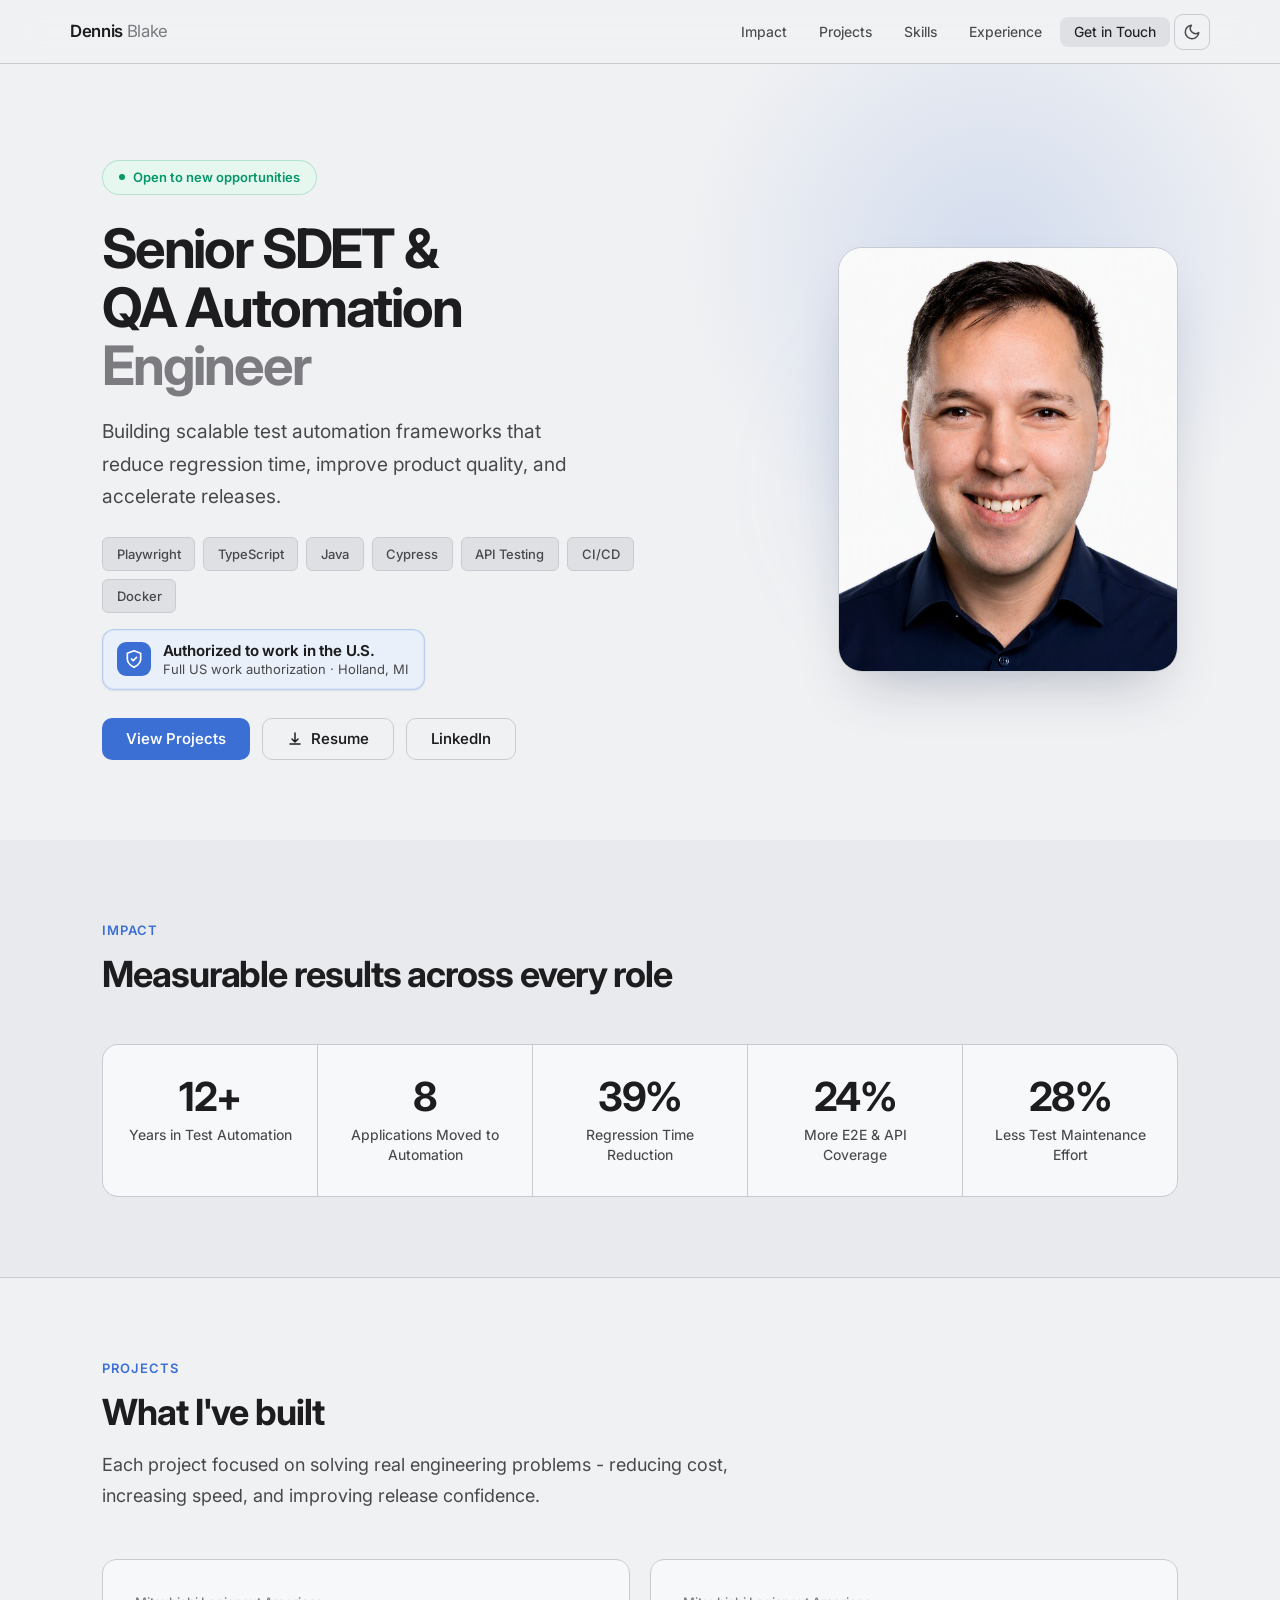
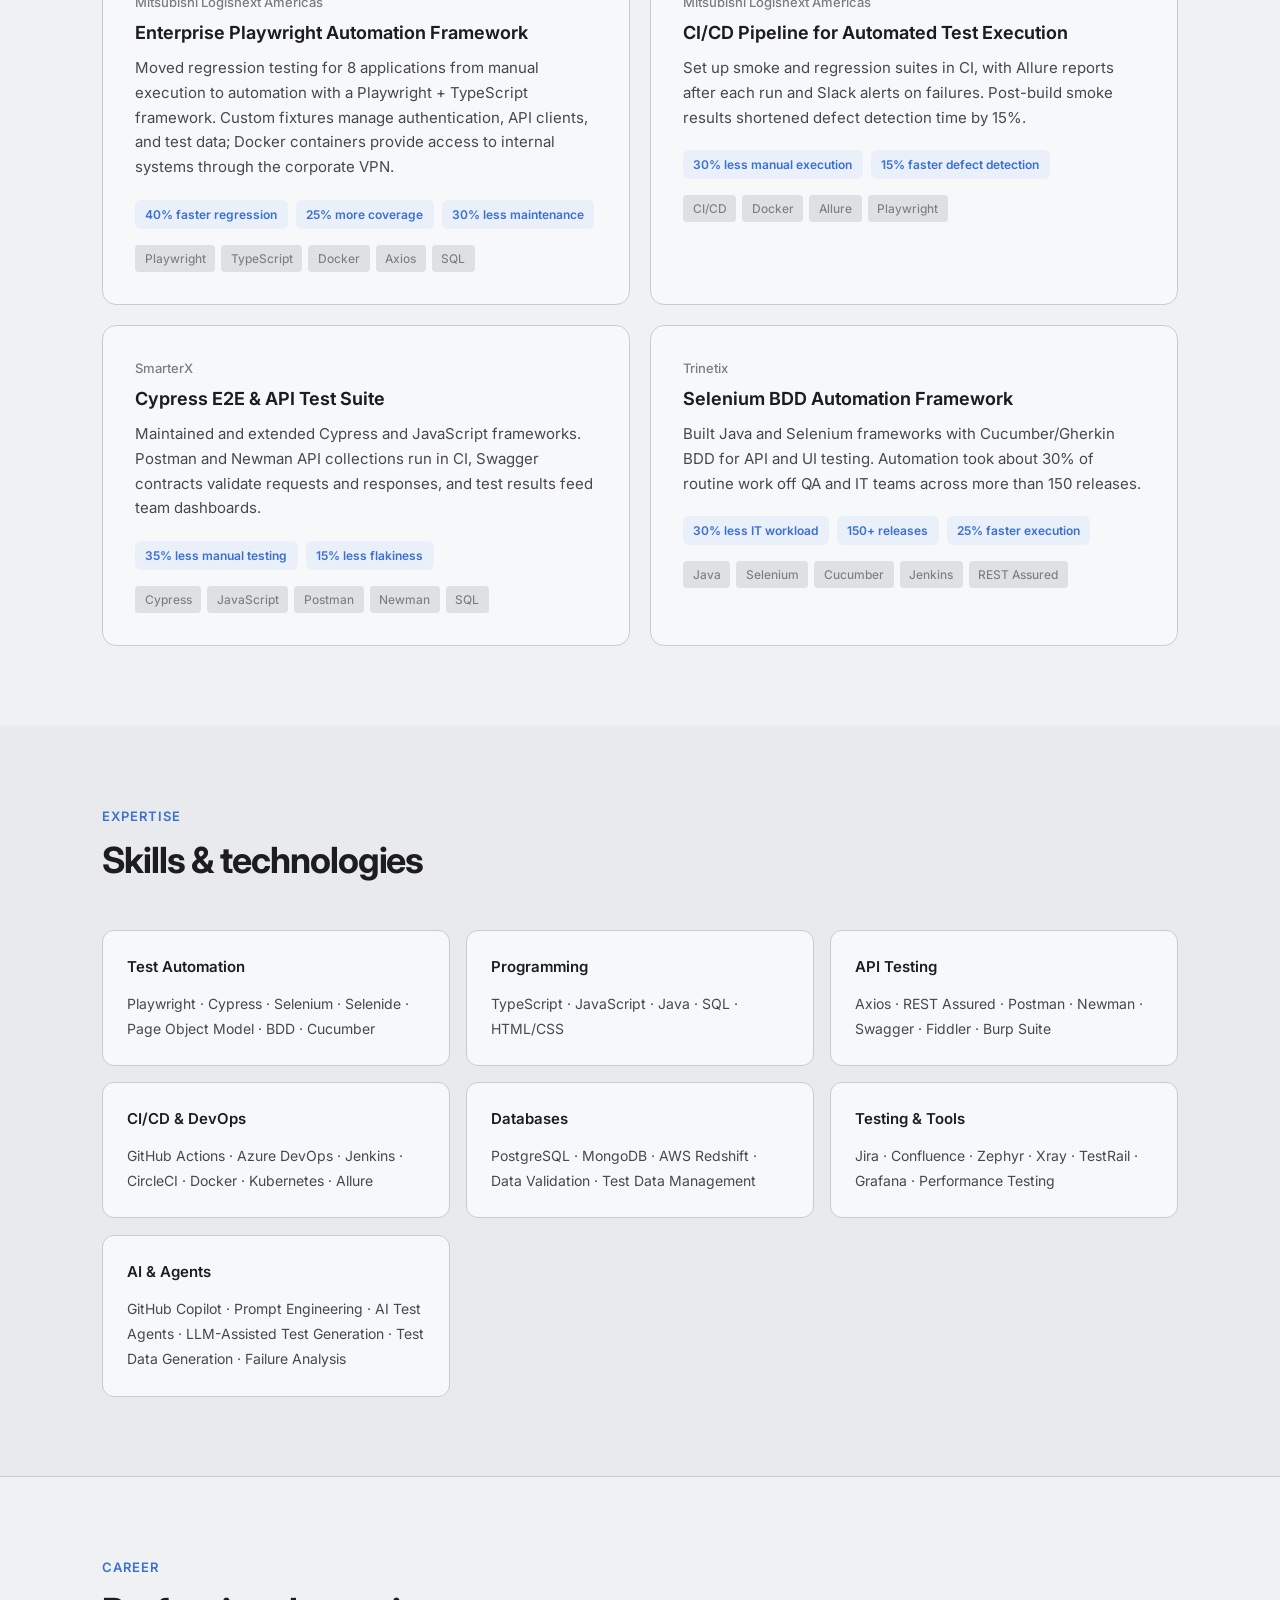
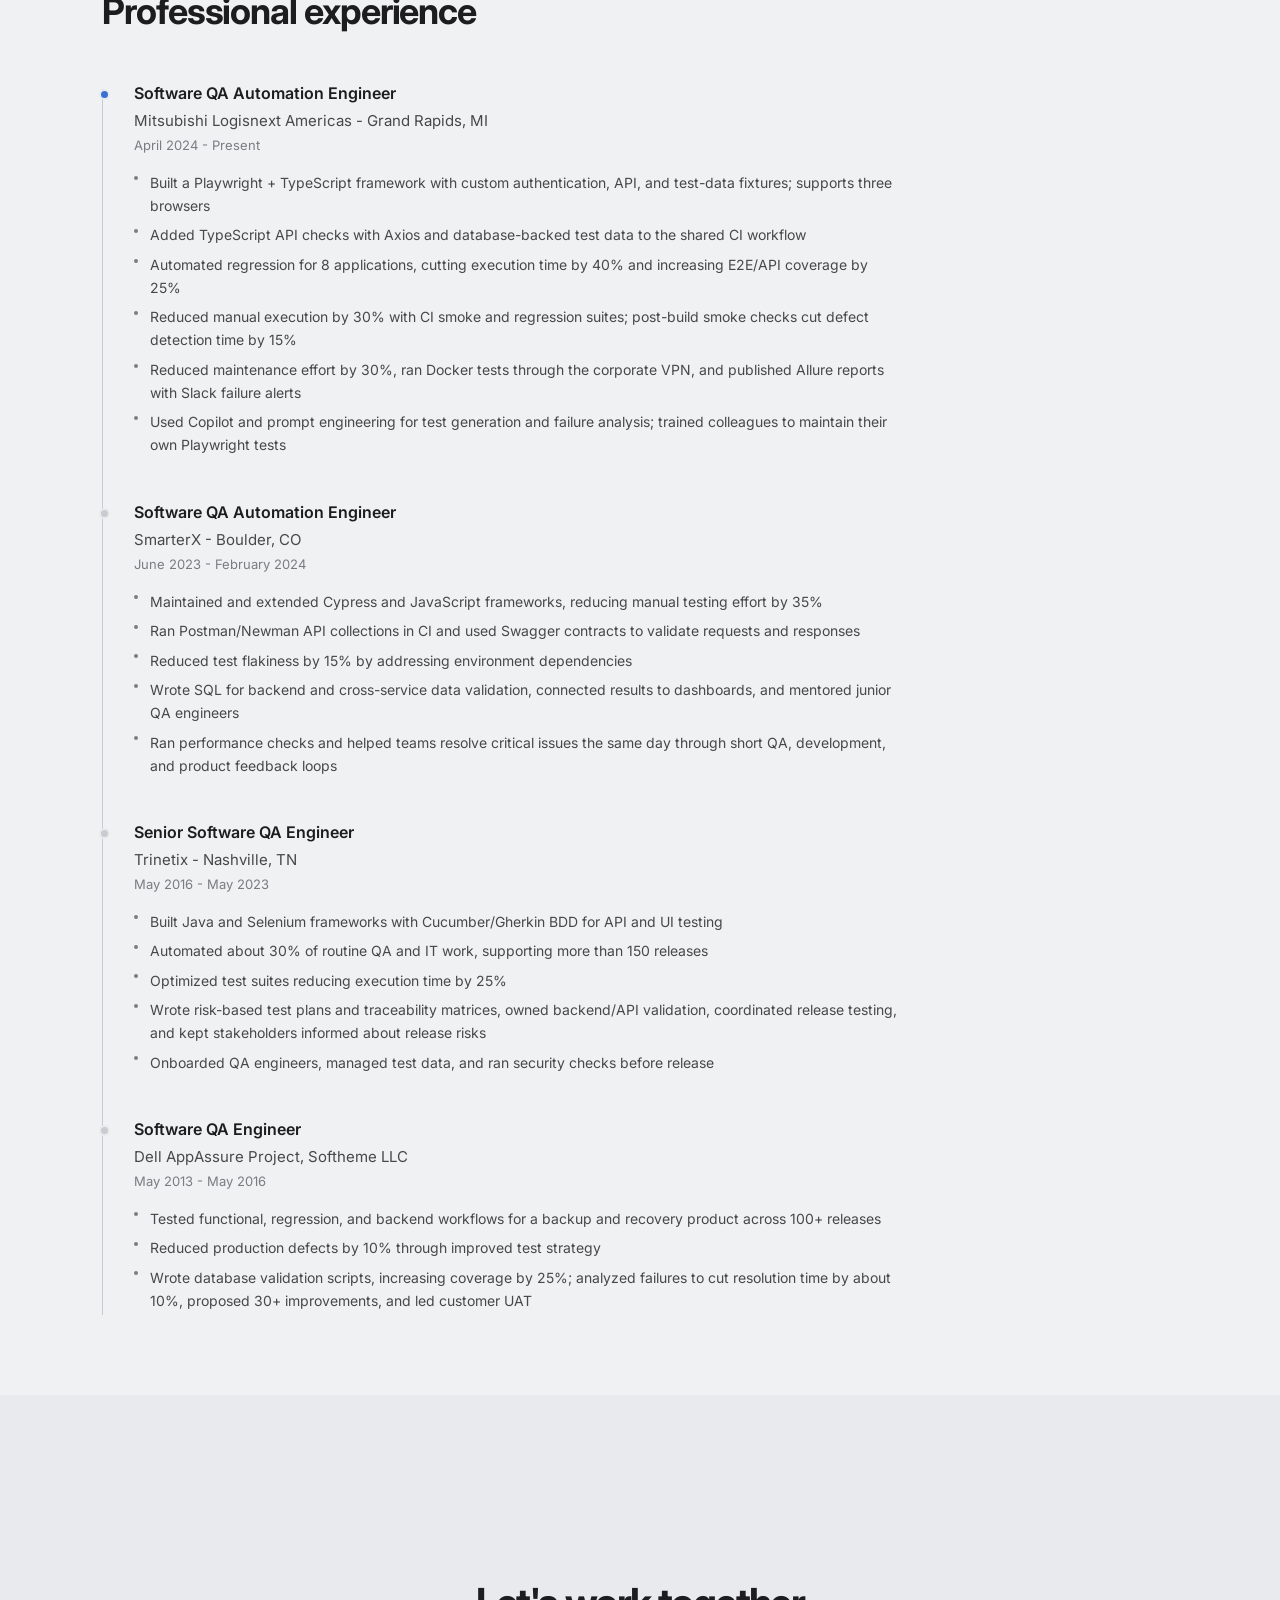
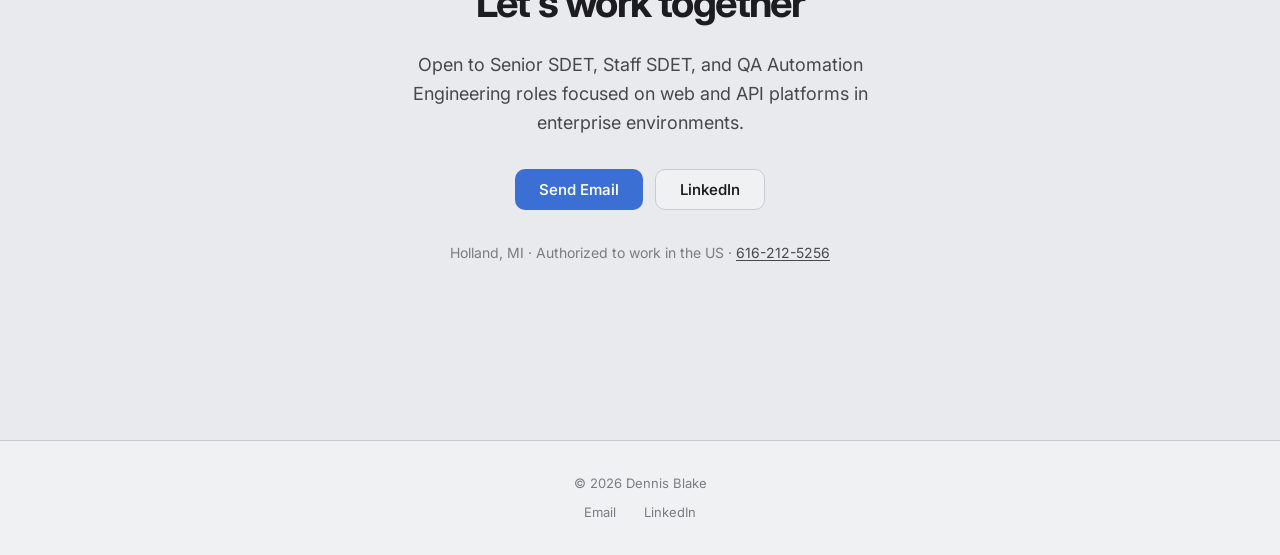
<file: index.html>
<!doctype html>
<html lang="en">
  <head>
    <meta charset="UTF-8" />
    <meta name="viewport" content="width=device-width, initial-scale=1.0" />
    <title>Dennis Blake - Senior SDET & QA Automation Engineer</title>
    <meta
      name="description"
      content="Senior SDET and QA Automation Engineer with 12+ years building scalable test automation frameworks. Playwright, Cypress, Selenium, CI/CD, Docker."
    />
    <link rel="preconnect" href="https://fonts.googleapis.com" />
    <link rel="preconnect" href="https://fonts.gstatic.com" crossorigin />
    <link
      href="https://fonts.googleapis.com/css2?family=Inter:wght@400;450;500;550;600;650;700&display=swap"
      rel="stylesheet"
    />
    <link rel="icon" href="assets/favicon.svg" type="image/svg+xml" />
    <script>
      (function () {
        try {
          var t = localStorage.getItem("theme");
          if (t === "dark" || t === "light")
            document.documentElement.setAttribute("data-theme", t);
        } catch (e) {}
      })();
    </script>
    <link rel="stylesheet" href="css/style.css?v=20260903b" />
  </head>
  <body>
    <nav class="navbar">
      <div class="container">
        <a href="./" class="logo">Dennis <span>Blake</span></a>
        <div
          class="menu-toggle"
          aria-label="Toggle menu"
          role="button"
          tabindex="0"
        >
          <span></span><span></span><span></span>
        </div>
        <ul class="nav-links">
          <li><a href="#metrics">Impact</a></li>
          <li><a href="#projects">Projects</a></li>
          <li><a href="#skills">Skills</a></li>
          <li><a href="#experience">Experience</a></li>
          <li>
            <a href="#contact" class="btn btn-primary btn-sm">Get in Touch</a>
          </li>
          <li>
            <button
              class="theme-toggle"
              type="button"
              aria-label="Toggle color theme"
            >
              <svg
                class="icon-moon"
                viewBox="0 0 24 24"
                fill="none"
                stroke="currentColor"
                stroke-width="2"
                stroke-linecap="round"
                stroke-linejoin="round"
              >
                <path d="M21 12.79A9 9 0 1 1 11.21 3 7 7 0 0 0 21 12.79z" />
              </svg>
              <svg
                class="icon-sun"
                viewBox="0 0 24 24"
                fill="none"
                stroke="currentColor"
                stroke-width="2"
                stroke-linecap="round"
                stroke-linejoin="round"
              >
                <circle cx="12" cy="12" r="4" />
                <path
                  d="M12 2v2M12 20v2M4.93 4.93l1.41 1.41M17.66 17.66l1.41 1.41M2 12h2M20 12h2M6.34 17.66l-1.41 1.41M19.07 4.93l-1.41 1.41"
                />
              </svg>
            </button>
          </li>
        </ul>
      </div>
    </nav>

    <main>
      <!-- Hero -->
      <section class="hero">
        <div class="hero-inner">
          <div class="hero-content">
            <div class="hero-badge">Open to new opportunities</div>
            <h1>
              Senior SDET &amp;<br />
              QA Automation<br />
              <span class="text-muted">Engineer</span>
            </h1>
            <p class="hero-description">
              Building scalable test automation frameworks that reduce
              regression time, improve product quality, and accelerate releases.
            </p>
            <div class="hero-stack">
              <span>Playwright</span>
              <span>TypeScript</span>
              <span>Java</span>
              <span>Cypress</span>
              <span>API Testing</span>
              <span>CI/CD</span>
              <span>Docker</span>
            </div>
            <div
              class="auth-chip"
              role="note"
              aria-label="United States work authorization"
            >
              <span class="auth-chip-icon">
                <svg
                  viewBox="0 0 24 24"
                  fill="none"
                  stroke="currentColor"
                  stroke-width="2"
                  stroke-linecap="round"
                  stroke-linejoin="round"
                >
                  <path d="M12 22s8-4 8-10V5l-8-3-8 3v7c0 6 8 10 8 10z" />
                  <path d="m9 12 2 2 4-4" />
                </svg>
              </span>
              <span class="auth-chip-text">
                <strong>Authorized to work in the U.S.</strong>
                <span>Full US work authorization · Holland, MI</span>
              </span>
            </div>
            <div class="hero-actions">
              <a href="#projects" class="btn btn-primary">View Projects</a>
              <a
                href="assets/Software_Automation_QA_Engineer_Dennis_Blake.pdf"
                download
                class="btn btn-secondary"
              >
                <svg
                  width="16"
                  height="16"
                  viewBox="0 0 16 16"
                  fill="none"
                  stroke="currentColor"
                  stroke-width="1.5"
                  stroke-linecap="round"
                  stroke-linejoin="round"
                >
                  <path d="M8 2v9m0 0L5 8m3 3 3-3M3 13h10" />
                </svg>
                Resume
              </a>
              <a
                href="https://www.linkedin.com/in/dennisjblake"
                target="_blank"
                rel="noopener noreferrer"
                class="btn btn-outline"
                >LinkedIn</a
              >
            </div>
          </div>
          <div class="hero-photo-wrapper">
            <img
              src="assets/photo.jpg"
              alt="Dennis Blake - Senior SDET"
              class="hero-photo"
            />
          </div>
        </div>
      </section>

      <!-- Metrics -->
      <section id="metrics" class="section section--alt">
        <div class="container-page">
          <div class="section-header reveal">
            <p class="section-label">Impact</p>
            <h2 class="section-title">Measurable results across every role</h2>
          </div>
          <div class="metrics-grid">
            <div class="metric-card reveal">
              <div class="metric-value">12+</div>
              <div class="metric-label">Years in Test Automation</div>
            </div>
            <div class="metric-card reveal">
              <div class="metric-value">8</div>
              <div class="metric-label">Applications Moved to Automation</div>
            </div>
            <div class="metric-card reveal">
              <div class="metric-value">40%</div>
              <div class="metric-label">Regression Time Reduction</div>
            </div>
            <div class="metric-card reveal">
              <div class="metric-value">25%</div>
              <div class="metric-label">More E2E &amp; API Coverage</div>
            </div>
            <div class="metric-card reveal">
              <div class="metric-value">30%</div>
              <div class="metric-label">Less Test Maintenance Effort</div>
            </div>
          </div>
        </div>
      </section>

      <!-- Featured Projects -->
      <section id="projects" class="section section--border">
        <div class="container-page">
          <div class="section-header reveal">
            <p class="section-label">Projects</p>
            <h2 class="section-title">What I've built</h2>
            <p class="section-subtitle">
              Each project focused on solving real engineering problems -
              reducing cost, increasing speed, and improving release confidence.
            </p>
          </div>
          <div class="projects-grid">
            <div class="project-card reveal">
              <p class="project-company">Mitsubishi Logisnext Americas</p>
              <h3 class="project-title">
                Enterprise Playwright Automation Framework
              </h3>
              <p class="project-description">
                Moved regression testing for 8 applications from manual
                execution to automation with a Playwright + TypeScript
                framework. Custom fixtures manage authentication, API clients,
                and test data; Docker containers provide access to internal
                systems through the corporate VPN.
              </p>
              <div class="project-impact">
                <span class="project-impact-tag">40% faster regression</span>
                <span class="project-impact-tag">25% more coverage</span>
                <span class="project-impact-tag">30% less maintenance</span>
              </div>
              <div class="project-tech">
                <span>Playwright</span>
                <span>TypeScript</span>
                <span>Docker</span>
                <span>Axios</span>
                <span>SQL</span>
              </div>
            </div>

            <div class="project-card reveal">
              <p class="project-company">Mitsubishi Logisnext Americas</p>
              <h3 class="project-title">
                CI/CD Pipeline for Automated Test Execution
              </h3>
              <p class="project-description">
                Set up smoke and regression suites in CI, with Allure reports
                after each run and Slack alerts on failures. Post-build smoke
                results shortened defect detection time by 15%.
              </p>
              <div class="project-impact">
                <span class="project-impact-tag"
                  >30% less manual execution</span
                >
                <span class="project-impact-tag"
                  >15% faster defect detection</span
                >
              </div>
              <div class="project-tech">
                <span>CI/CD</span>
                <span>Docker</span>
                <span>Allure</span>
                <span>Playwright</span>
              </div>
            </div>

            <div class="project-card reveal">
              <p class="project-company">SmarterX</p>
              <h3 class="project-title">Cypress E2E & API Test Suite</h3>
              <p class="project-description">
                Maintained and extended Cypress and JavaScript frameworks.
                Postman and Newman API collections run in CI, Swagger contracts
                validate requests and responses, and test results feed team
                dashboards.
              </p>
              <div class="project-impact">
                <span class="project-impact-tag">35% less manual testing</span>
                <span class="project-impact-tag">15% less flakiness</span>
              </div>
              <div class="project-tech">
                <span>Cypress</span>
                <span>JavaScript</span>
                <span>Postman</span>
                <span>Newman</span>
                <span>SQL</span>
              </div>
            </div>

            <div class="project-card reveal">
              <p class="project-company">Trinetix</p>
              <h3 class="project-title">Selenium BDD Automation Framework</h3>
              <p class="project-description">
                Built Java and Selenium frameworks with Cucumber/Gherkin BDD for
                API and UI testing. Automation took about 30% of routine work
                off QA and IT teams across more than 150 releases.
              </p>
              <div class="project-impact">
                <span class="project-impact-tag">30% less IT workload</span>
                <span class="project-impact-tag">150+ releases</span>
                <span class="project-impact-tag">25% faster execution</span>
              </div>
              <div class="project-tech">
                <span>Java</span>
                <span>Selenium</span>
                <span>Cucumber</span>
                <span>Jenkins</span>
                <span>REST Assured</span>
              </div>
            </div>
          </div>
        </div>
      </section>

      <!-- Skills -->
      <section id="skills" class="section section--alt">
        <div class="container-page">
          <div class="section-header reveal">
            <p class="section-label">Expertise</p>
            <h2 class="section-title">Skills & technologies</h2>
          </div>
          <div class="skills-grid">
            <div class="skill-group reveal">
              <h3 class="skill-group-title">Test Automation</h3>
              <p class="skill-group-items">
                Playwright · Cypress · Selenium · Selenide · Page Object Model ·
                BDD · Cucumber
              </p>
            </div>
            <div class="skill-group reveal">
              <h3 class="skill-group-title">Programming</h3>
              <p class="skill-group-items">
                TypeScript · JavaScript · Java · SQL · HTML/CSS
              </p>
            </div>
            <div class="skill-group reveal">
              <h3 class="skill-group-title">API Testing</h3>
              <p class="skill-group-items">
                Axios · REST Assured · Postman · Newman · Swagger · Fiddler ·
                Burp Suite
              </p>
            </div>
            <div class="skill-group reveal">
              <h3 class="skill-group-title">CI/CD & DevOps</h3>
              <p class="skill-group-items">
                GitHub Actions · Azure DevOps · Jenkins · CircleCI · Docker ·
                Kubernetes · Allure
              </p>
            </div>
            <div class="skill-group reveal">
              <h3 class="skill-group-title">Databases</h3>
              <p class="skill-group-items">
                PostgreSQL · MongoDB · AWS Redshift · Data Validation · Test
                Data Management
              </p>
            </div>
            <div class="skill-group reveal">
              <h3 class="skill-group-title">Testing & Tools</h3>
              <p class="skill-group-items">
                Jira · Confluence · Zephyr · Xray · TestRail · Grafana ·
                Performance Testing
              </p>
            </div>
            <div class="skill-group reveal">
              <h3 class="skill-group-title">AI &amp; Agents</h3>
              <p class="skill-group-items">
                GitHub Copilot · Prompt Engineering · AI Test Agents ·
                LLM-Assisted Test Generation · Test Data Generation · Failure
                Analysis
              </p>
            </div>
          </div>
        </div>
      </section>

      <!-- Experience -->
      <section id="experience" class="section section--border">
        <div class="container-page">
          <div class="section-header reveal">
            <p class="section-label">Career</p>
            <h2 class="section-title">Professional experience</h2>
          </div>
          <div class="timeline">
            <div class="timeline-item reveal">
              <h3 class="timeline-role">Software QA Automation Engineer</h3>
              <p class="timeline-company">
                Mitsubishi Logisnext Americas - Grand Rapids, MI
              </p>
              <p class="timeline-date">April 2024 - Present</p>
              <ul class="timeline-highlights">
                <li>
                  Built a Playwright + TypeScript framework with custom
                  authentication, API, and test-data fixtures; supports three
                  browsers
                </li>
                <li>
                  Added TypeScript API checks with Axios and database-backed
                  test data to the shared CI workflow
                </li>
                <li>
                  Automated regression for 8 applications, cutting execution
                  time by 40% and increasing E2E/API coverage by 25%
                </li>
                <li>
                  Reduced manual execution by 30% with CI smoke and regression
                  suites; post-build smoke checks cut defect detection time by
                  15%
                </li>
                <li>
                  Reduced maintenance effort by 30%, ran Docker tests through
                  the corporate VPN, and published Allure reports with Slack
                  failure alerts
                </li>
                <li>
                  Used Copilot and prompt engineering for test generation and
                  failure analysis; trained colleagues to maintain their own
                  Playwright tests
                </li>
              </ul>
            </div>

            <div class="timeline-item reveal">
              <h3 class="timeline-role">Software QA Automation Engineer</h3>
              <p class="timeline-company">SmarterX - Boulder, CO</p>
              <p class="timeline-date">June 2023 - February 2024</p>
              <ul class="timeline-highlights">
                <li>
                  Maintained and extended Cypress and JavaScript frameworks,
                  reducing manual testing effort by 35%
                </li>
                <li>
                  Ran Postman/Newman API collections in CI and used Swagger
                  contracts to validate requests and responses
                </li>
                <li>
                  Reduced test flakiness by 15% by addressing environment
                  dependencies
                </li>
                <li>
                  Wrote SQL for backend and cross-service data validation,
                  connected results to dashboards, and mentored junior QA
                  engineers
                </li>
                <li>
                  Ran performance checks and helped teams resolve critical
                  issues the same day through short QA, development, and product
                  feedback loops
                </li>
              </ul>
            </div>

            <div class="timeline-item reveal">
              <h3 class="timeline-role">Senior Software QA Engineer</h3>
              <p class="timeline-company">Trinetix - Nashville, TN</p>
              <p class="timeline-date">May 2016 - May 2023</p>
              <ul class="timeline-highlights">
                <li>
                  Built Java and Selenium frameworks with Cucumber/Gherkin BDD
                  for API and UI testing
                </li>
                <li>
                  Automated about 30% of routine QA and IT work, supporting more
                  than 150 releases
                </li>
                <li>Optimized test suites reducing execution time by 25%</li>
                <li>
                  Wrote risk-based test plans and traceability matrices, owned
                  backend/API validation, coordinated release testing, and
                  kept stakeholders informed about release risks
                </li>
                <li>
                  Onboarded QA engineers, managed test data, and ran security
                  checks before release
                </li>
              </ul>
            </div>

            <div class="timeline-item reveal">
              <h3 class="timeline-role">Software QA Engineer</h3>
              <p class="timeline-company">
                Dell AppAssure Project, Softheme LLC
              </p>
              <p class="timeline-date">May 2013 - May 2016</p>
              <ul class="timeline-highlights">
                <li>
                  Tested functional, regression, and backend workflows for a
                  backup and recovery product across 100+ releases
                </li>
                <li>
                  Reduced production defects by 10% through improved test
                  strategy
                </li>
                <li>
                  Wrote database validation scripts, increasing coverage by
                  25%; analyzed failures to cut resolution time by about 10%,
                  proposed 30+ improvements, and led customer UAT
                </li>
              </ul>
            </div>
          </div>
        </div>
      </section>

      <!-- Contact CTA -->
      <section id="contact" class="section section--alt">
        <div class="container-page">
          <div class="cta-section reveal">
            <h2 class="cta-title">Let's work together</h2>
            <p class="cta-subtitle">
              Open to Senior SDET, Staff SDET, and QA Automation Engineering
              roles focused on web and API platforms in enterprise environments.
            </p>
            <div class="cta-links">
              <a
                href="mailto:work.dennisblake@gmail.com"
                class="btn btn-primary"
              >
                Send Email
              </a>
              <a
                href="https://www.linkedin.com/in/dennisjblake"
                target="_blank"
                rel="noopener noreferrer"
                class="btn btn-secondary"
              >
                LinkedIn
              </a>
            </div>
            <p class="cta-detail">
              Holland, MI · Authorized to work in the US ·
              <a href="tel:+16162125256">616-212-5256</a>
            </p>
          </div>
        </div>
      </section>
    </main>

    <footer>
      <p>&copy; 2026 Dennis Blake</p>
      <div class="footer-links">
        <a href="mailto:work.dennisblake@gmail.com">Email</a>
        <a
          href="https://www.linkedin.com/in/dennisjblake"
          target="_blank"
          rel="noopener noreferrer"
          >LinkedIn</a
        >
      </div>
    </footer>
    <script src="js/main.js?v=20260903b" defer></script>
    <!-- Cloudflare Web Analytics -->
    <script
      defer
      src="https://static.cloudflareinsights.com/beacon.min.js"
      data-cf-beacon='{"token": "b1f46ae8decf4799a4e86631f6361833"}'
    ></script>
    <!-- End Cloudflare Web Analytics -->
  </body>
</html>
</file>
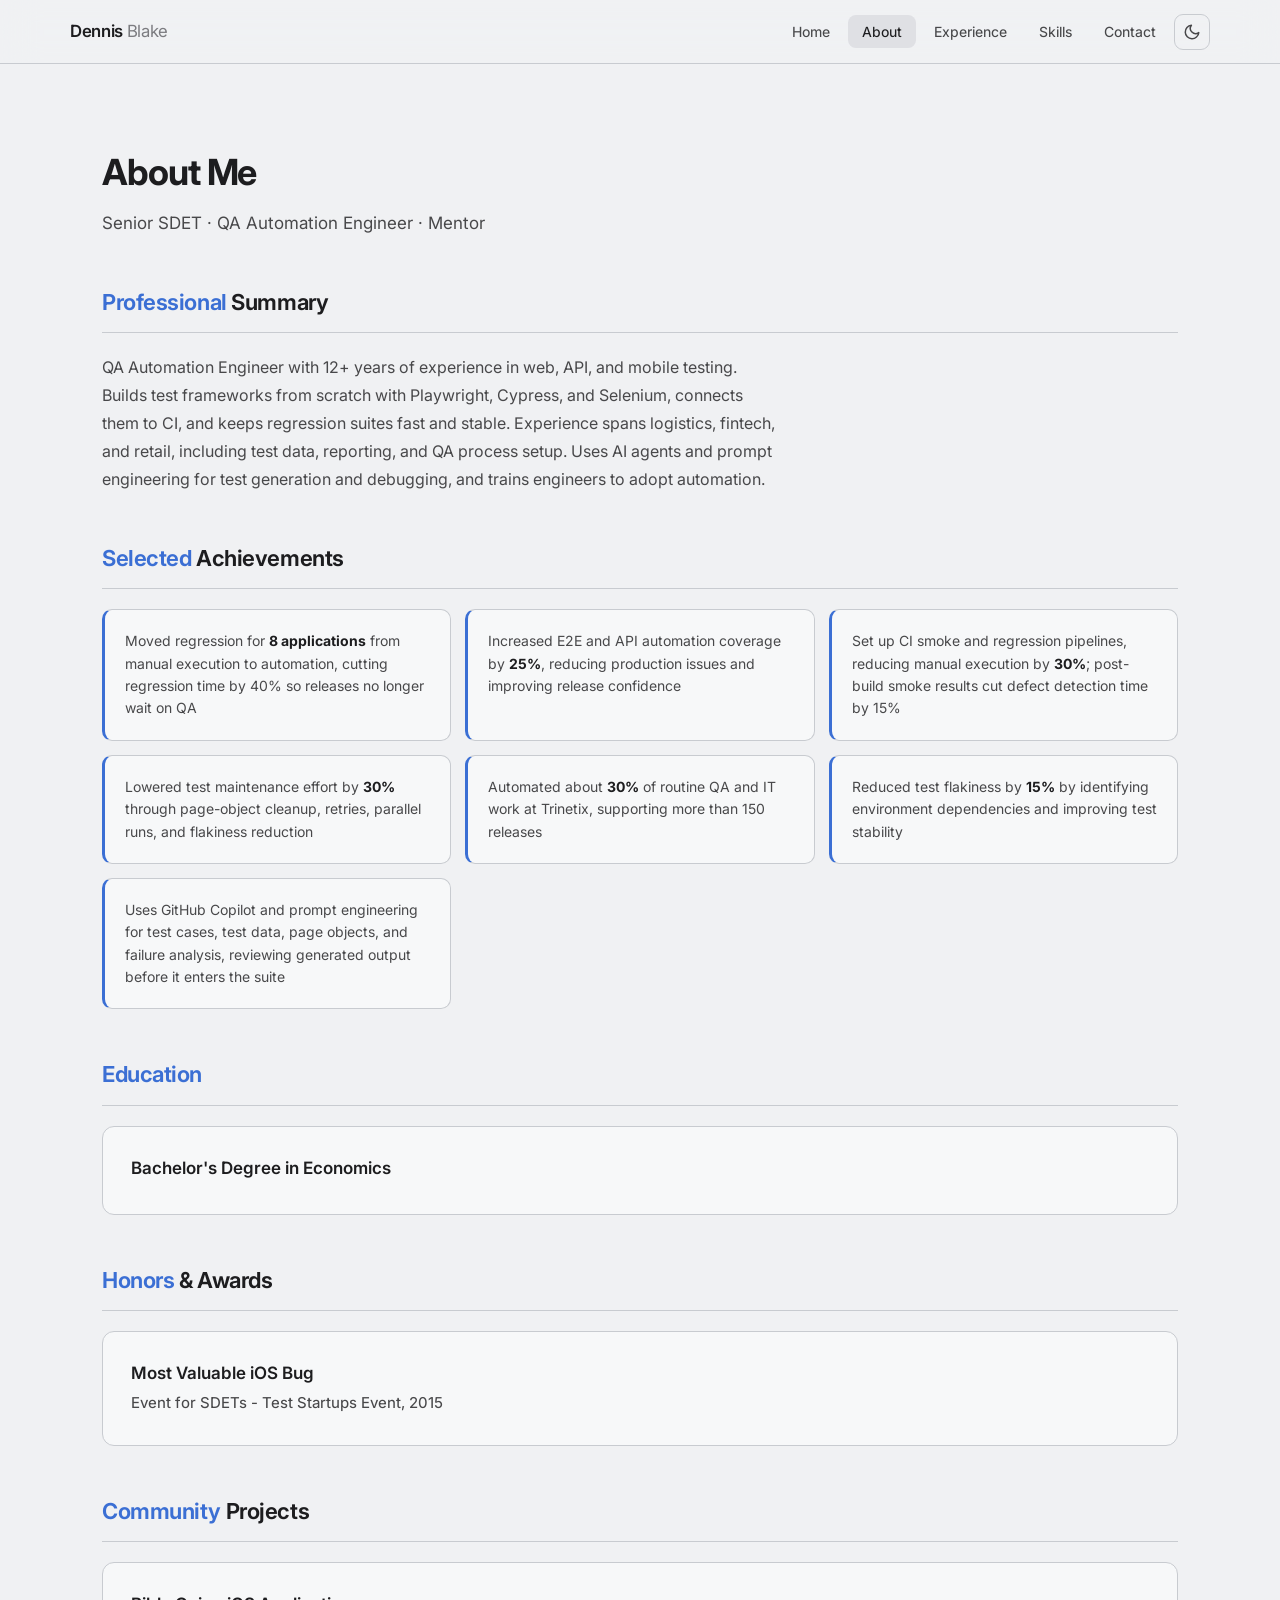
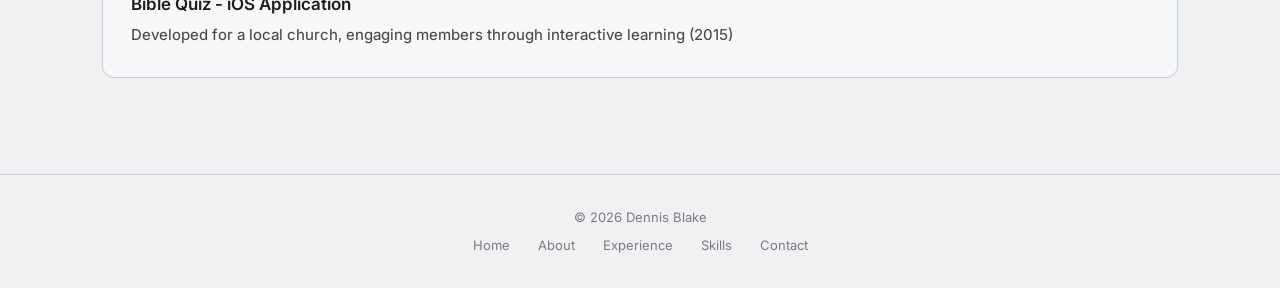
<file: about/index.html>
<!doctype html>
<html lang="en">
  <head>
    <meta charset="UTF-8" />
    <meta name="viewport" content="width=device-width, initial-scale=1.0" />
    <title>About - Dennis Blake</title>
    <meta
      name="description"
      content="About Dennis Blake - Senior SDET and QA Automation Engineer with 12+ years building scalable test frameworks."
    />
    <link rel="preconnect" href="https://fonts.googleapis.com" />
    <link rel="preconnect" href="https://fonts.gstatic.com" crossorigin />
    <link
      href="https://fonts.googleapis.com/css2?family=Inter:wght@400;450;500;550;600;650;700&display=swap"
      rel="stylesheet"
    />
    <link rel="icon" href="../assets/favicon.svg" type="image/svg+xml" />
    <script>
      (function () {
        try {
          var t = localStorage.getItem("theme");
          if (t === "dark" || t === "light")
            document.documentElement.setAttribute("data-theme", t);
        } catch (e) {}
      })();
    </script>
    <link rel="stylesheet" href="../css/style.css?v=20260903b" />
  </head>
  <body>
    <nav class="navbar">
      <div class="container">
        <a href="../" class="logo">Dennis <span>Blake</span></a>
        <div
          class="menu-toggle"
          aria-label="Toggle menu"
          role="button"
          tabindex="0"
        >
          <span></span><span></span><span></span>
        </div>
        <ul class="nav-links">
          <li><a href="../">Home</a></li>
          <li><a href="../about/" class="active">About</a></li>
          <li><a href="../experience/">Experience</a></li>
          <li><a href="../skills/">Skills</a></li>
          <li><a href="../contact/">Contact</a></li>
          <li>
            <button
              class="theme-toggle"
              type="button"
              aria-label="Toggle color theme"
            >
              <svg
                class="icon-moon"
                viewBox="0 0 24 24"
                fill="none"
                stroke="currentColor"
                stroke-width="2"
                stroke-linecap="round"
                stroke-linejoin="round"
              >
                <path d="M21 12.79A9 9 0 1 1 11.21 3 7 7 0 0 0 21 12.79z" />
              </svg>
              <svg
                class="icon-sun"
                viewBox="0 0 24 24"
                fill="none"
                stroke="currentColor"
                stroke-width="2"
                stroke-linecap="round"
                stroke-linejoin="round"
              >
                <circle cx="12" cy="12" r="4" />
                <path
                  d="M12 2v2M12 20v2M4.93 4.93l1.41 1.41M17.66 17.66l1.41 1.41M2 12h2M20 12h2M6.34 17.66l-1.41 1.41M19.07 4.93l-1.41 1.41"
                />
              </svg>
            </button>
          </li>
        </ul>
      </div>
    </nav>

    <main class="page-main">
      <section class="page-hero">
        <h1>About Me</h1>
        <p class="tagline">Senior SDET · QA Automation Engineer · Mentor</p>
      </section>

      <section class="section">
        <h2><span>Professional</span> Summary</h2>
        <p class="summary-text">
          QA Automation Engineer with 12+ years of experience in web, API, and
          mobile testing. Builds test frameworks from scratch with Playwright,
          Cypress, and Selenium, connects them to CI, and keeps regression
          suites fast and stable. Experience spans logistics, fintech, and
          retail, including test data, reporting, and QA process setup. Uses AI
          agents and prompt engineering for test generation and debugging, and
          trains engineers to adopt automation.
        </p>
      </section>

      <section class="section">
        <h2><span>Selected</span> Achievements</h2>
        <div class="achievements">
          <div class="achievement-item">
            <p>
              Moved regression for <strong>8 applications</strong> from manual
              execution to automation, cutting regression time by 40% so
              releases no longer wait on QA
            </p>
          </div>
          <div class="achievement-item">
            <p>
              Increased E2E and API automation coverage by <strong>25%</strong>,
              reducing production issues and improving release confidence
            </p>
          </div>
          <div class="achievement-item">
            <p>
              Set up CI smoke and regression pipelines, reducing manual
              execution by <strong>30%</strong>; post-build smoke results cut
              defect detection time by 15%
            </p>
          </div>
          <div class="achievement-item">
            <p>
              Lowered test maintenance effort by <strong>30%</strong> through
              page-object cleanup, retries, parallel runs, and flakiness
              reduction
            </p>
          </div>
          <div class="achievement-item">
            <p>
              Automated about <strong>30%</strong> of routine QA and IT work at
              Trinetix, supporting more than 150 releases
            </p>
          </div>
          <div class="achievement-item">
            <p>
              Reduced test flakiness by <strong>15%</strong> by identifying
              environment dependencies and improving test stability
            </p>
          </div>
          <div class="achievement-item">
            <p>
              Uses GitHub Copilot and prompt engineering for test cases, test
              data, page objects, and failure analysis, reviewing generated
              output before it enters the suite
            </p>
          </div>
        </div>
      </section>

      <section class="section">
        <h2><span>Education</span></h2>
        <div class="card">
          <h3>Bachelor's Degree in Economics</h3>
        </div>
      </section>

      <section class="section">
        <h2><span>Honors</span> &amp; Awards</h2>
        <div class="card">
          <h3>Most Valuable iOS Bug</h3>
          <p class="subtitle">Event for SDETs - Test Startups Event, 2015</p>
        </div>
      </section>

      <section class="section">
        <h2><span>Community</span> Projects</h2>
        <div class="card">
          <h3>Bible Quiz - iOS Application</h3>
          <p class="subtitle">
            Developed for a local church, engaging members through interactive
            learning (2015)
          </p>
        </div>
      </section>
    </main>

    <footer>
      <p>&copy; 2026 Dennis Blake</p>
      <div class="footer-links">
        <a href="../">Home</a>
        <a href="../about/">About</a>
        <a href="../experience/">Experience</a>
        <a href="../skills/">Skills</a>
        <a href="../contact/">Contact</a>
      </div>
    </footer>
    <script src="../js/main.js?v=20260903b" defer></script>
    <!-- Cloudflare Web Analytics -->
    <script
      defer
      src="https://static.cloudflareinsights.com/beacon.min.js"
      data-cf-beacon='{"token": "b1f46ae8decf4799a4e86631f6361833"}'
    ></script>
    <!-- End Cloudflare Web Analytics -->
  </body>
</html>
</file>
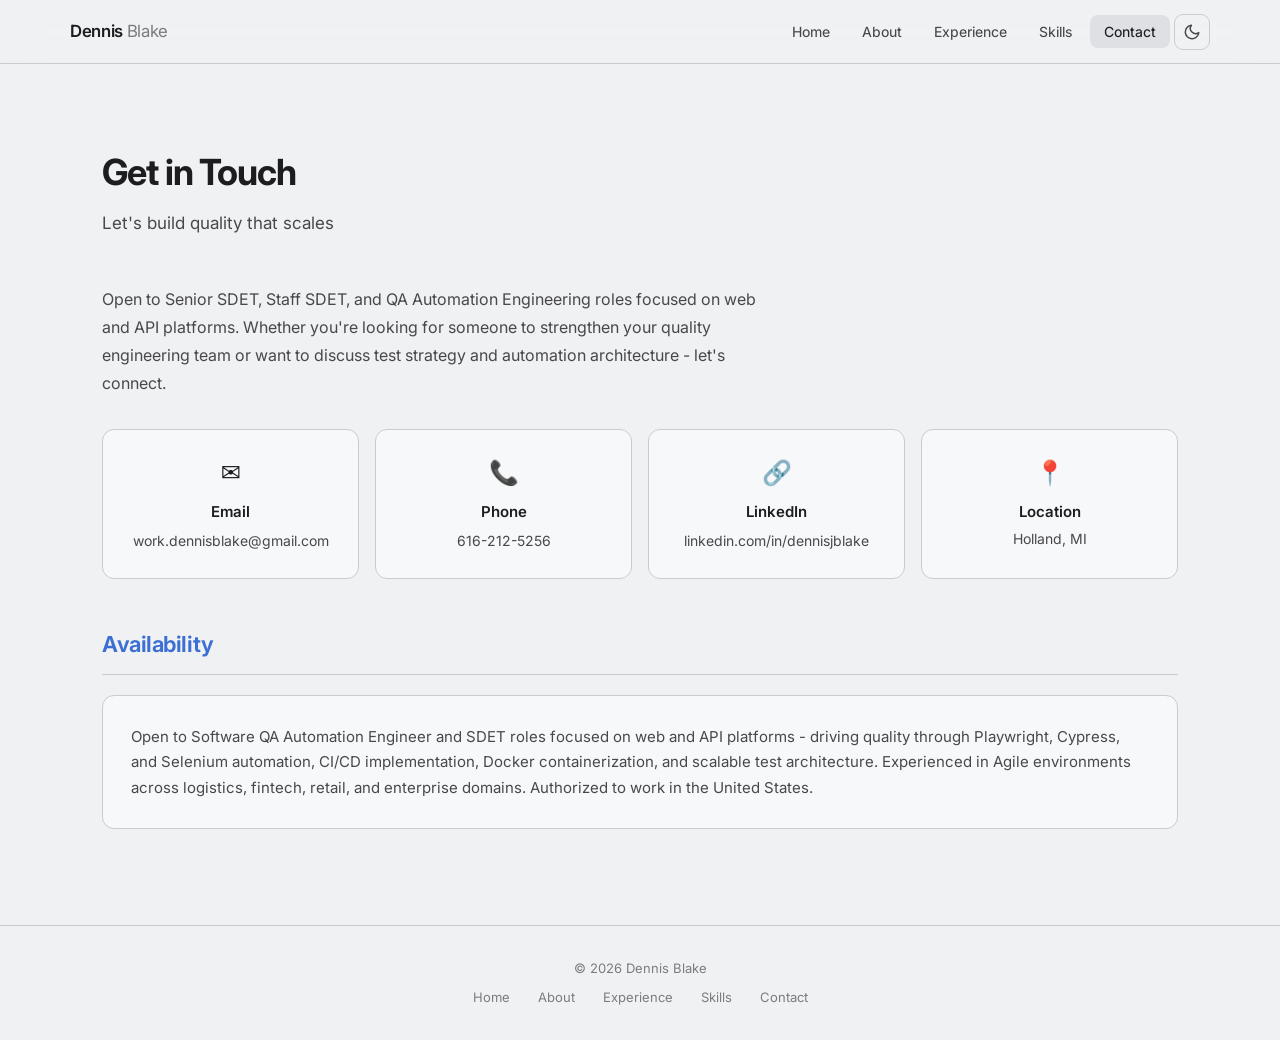
<file: contact/index.html>
<!doctype html>
<html lang="en">
  <head>
    <meta charset="UTF-8" />
    <meta name="viewport" content="width=device-width, initial-scale=1.0" />
    <title>Contact - Dennis Blake</title>
    <meta
      name="description"
      content="Contact Dennis Blake - Senior SDET and QA Automation Engineer available for new opportunities."
    />
    <link rel="preconnect" href="https://fonts.googleapis.com" />
    <link rel="preconnect" href="https://fonts.gstatic.com" crossorigin />
    <link
      href="https://fonts.googleapis.com/css2?family=Inter:wght@400;450;500;550;600;650;700&display=swap"
      rel="stylesheet"
    />
    <link rel="icon" href="../assets/favicon.svg" type="image/svg+xml" />
    <script>
      (function () {
        try {
          var t = localStorage.getItem("theme");
          if (t === "dark" || t === "light")
            document.documentElement.setAttribute("data-theme", t);
        } catch (e) {}
      })();
    </script>
    <link rel="stylesheet" href="../css/style.css?v=20260903b" />
  </head>
  <body>
    <nav class="navbar">
      <div class="container">
        <a href="../" class="logo">Dennis <span>Blake</span></a>
        <div
          class="menu-toggle"
          aria-label="Toggle menu"
          role="button"
          tabindex="0"
        >
          <span></span><span></span><span></span>
        </div>
        <ul class="nav-links">
          <li><a href="../">Home</a></li>
          <li><a href="../about/">About</a></li>
          <li><a href="../experience/">Experience</a></li>
          <li><a href="../skills/">Skills</a></li>
          <li><a href="../contact/" class="active">Contact</a></li>
          <li>
            <button
              class="theme-toggle"
              type="button"
              aria-label="Toggle color theme"
            >
              <svg
                class="icon-moon"
                viewBox="0 0 24 24"
                fill="none"
                stroke="currentColor"
                stroke-width="2"
                stroke-linecap="round"
                stroke-linejoin="round"
              >
                <path d="M21 12.79A9 9 0 1 1 11.21 3 7 7 0 0 0 21 12.79z" />
              </svg>
              <svg
                class="icon-sun"
                viewBox="0 0 24 24"
                fill="none"
                stroke="currentColor"
                stroke-width="2"
                stroke-linecap="round"
                stroke-linejoin="round"
              >
                <circle cx="12" cy="12" r="4" />
                <path
                  d="M12 2v2M12 20v2M4.93 4.93l1.41 1.41M17.66 17.66l1.41 1.41M2 12h2M20 12h2M6.34 17.66l-1.41 1.41M19.07 4.93l-1.41 1.41"
                />
              </svg>
            </button>
          </li>
        </ul>
      </div>
    </nav>

    <main class="page-main">
      <section class="page-hero">
        <h1>Get in Touch</h1>
        <p class="tagline">Let's build quality that scales</p>
      </section>

      <section class="section">
        <p class="summary-text" style="margin-bottom: 2rem">
          Open to Senior SDET, Staff SDET, and QA Automation Engineering roles
          focused on web and API platforms. Whether you're looking for someone
          to strengthen your quality engineering team or want to discuss test
          strategy and automation architecture - let's connect.
        </p>

        <div class="contact-info">
          <div class="contact-item">
            <div class="icon">✉️</div>
            <h3>Email</h3>
            <a href="mailto:work.dennisblake@gmail.com"
              >work.dennisblake@gmail.com</a
            >
          </div>
          <div class="contact-item">
            <div class="icon">📞</div>
            <h3>Phone</h3>
            <a href="tel:+16162125256">616-212-5256</a>
          </div>
          <div class="contact-item">
            <div class="icon">🔗</div>
            <h3>LinkedIn</h3>
            <a
              href="https://www.linkedin.com/in/dennisjblake"
              target="_blank"
              rel="noopener noreferrer"
              >linkedin.com/in/dennisjblake</a
            >
          </div>
          <div class="contact-item">
            <div class="icon">📍</div>
            <h3>Location</h3>
            <p>Holland, MI</p>
          </div>
        </div>
      </section>

      <section class="section">
        <h2><span>Availability</span></h2>
        <div class="card">
          <p
            style="
              color: var(--text-secondary);
              font-size: 0.9375rem;
              line-height: 1.7;
            "
          >
            Open to Software QA Automation Engineer and SDET roles focused on
            web and API platforms - driving quality through Playwright, Cypress,
            and Selenium automation, CI/CD implementation, Docker
            containerization, and scalable test architecture. Experienced in
            Agile environments across logistics, fintech, retail, and enterprise
            domains. Authorized to work in the United States.
          </p>
        </div>
      </section>
    </main>

    <footer>
      <p>&copy; 2026 Dennis Blake</p>
      <div class="footer-links">
        <a href="../">Home</a>
        <a href="../about/">About</a>
        <a href="../experience/">Experience</a>
        <a href="../skills/">Skills</a>
        <a href="../contact/">Contact</a>
      </div>
    </footer>
    <script src="../js/main.js?v=20260903b" defer></script>
    <!-- Cloudflare Web Analytics -->
    <script
      defer
      src="https://static.cloudflareinsights.com/beacon.min.js"
      data-cf-beacon='{"token": "b1f46ae8decf4799a4e86631f6361833"}'
    ></script>
    <!-- End Cloudflare Web Analytics -->
  </body>
</html>
</file>
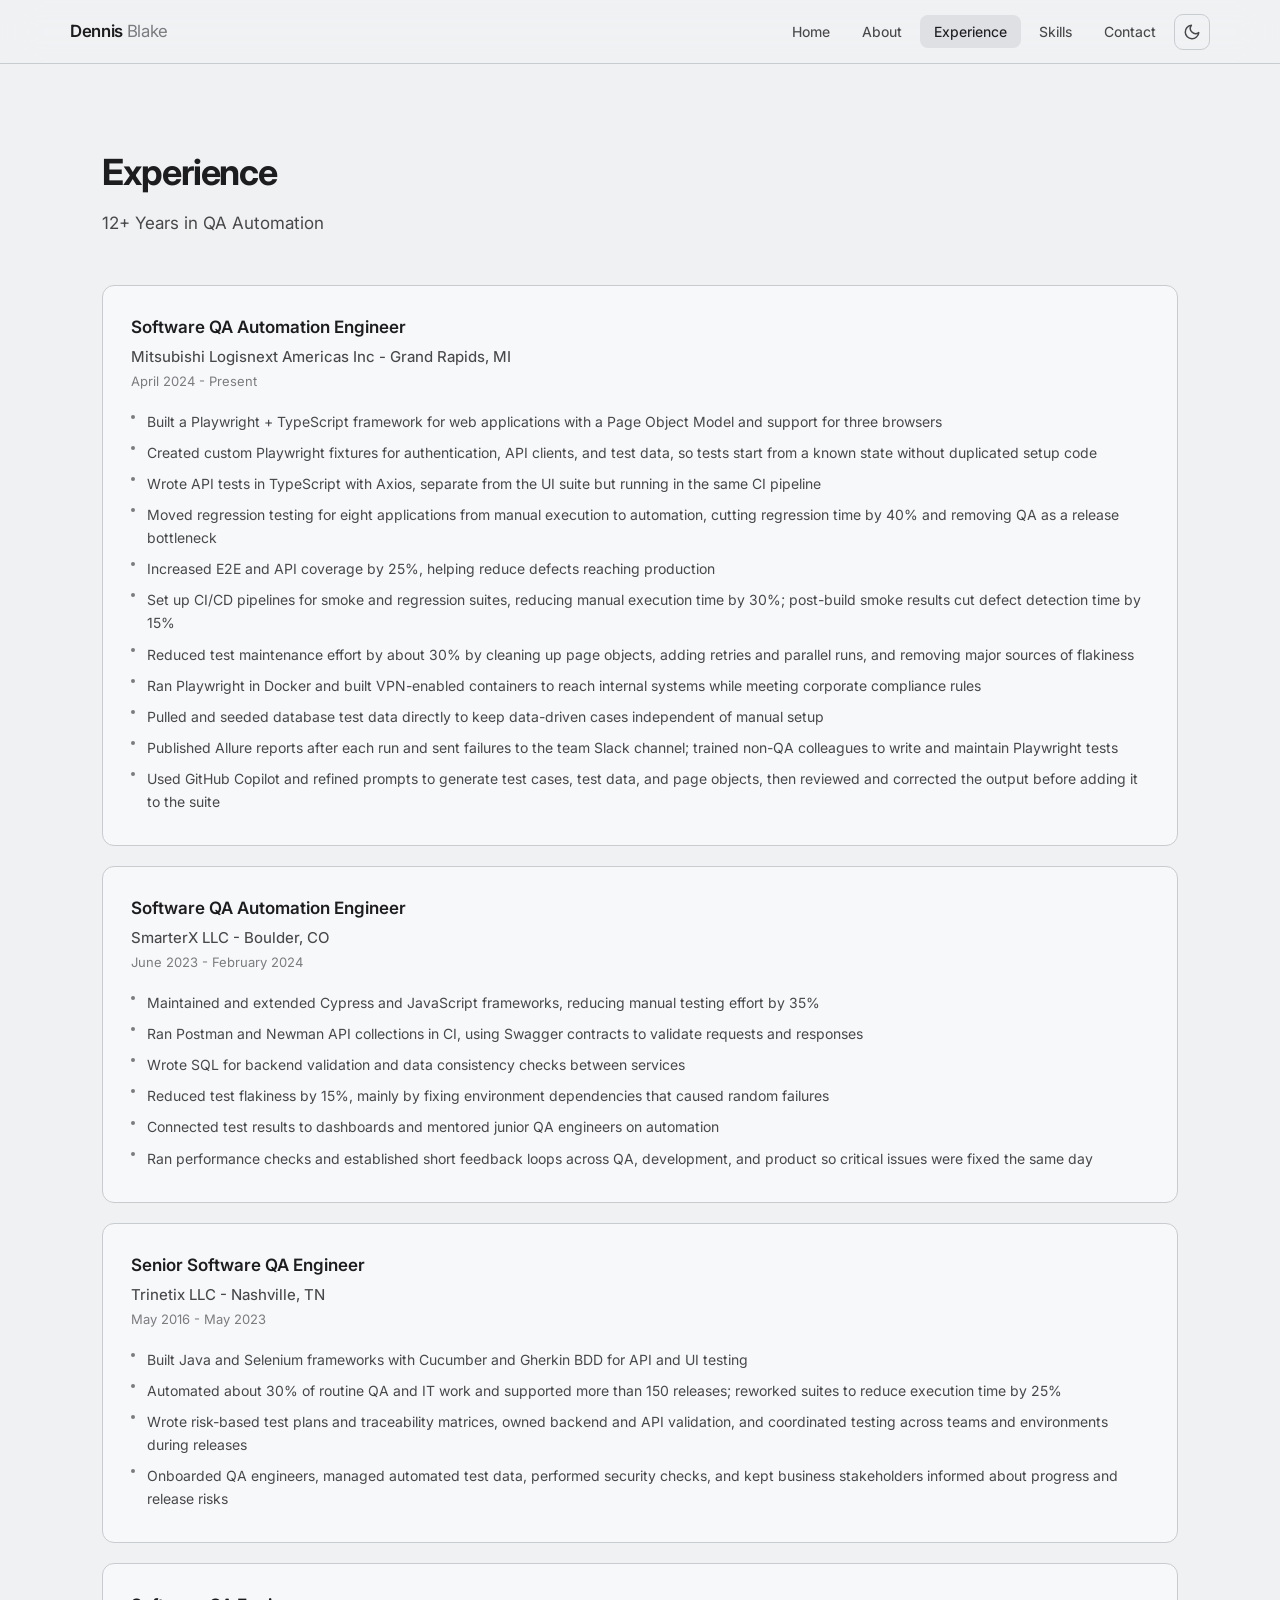
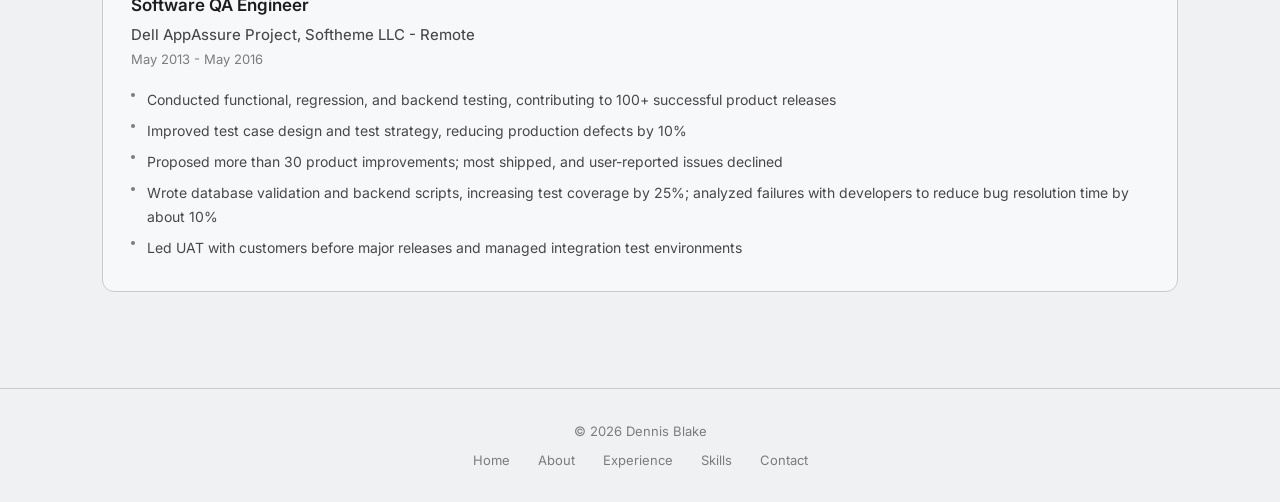
<file: experience/index.html>
<!doctype html>
<html lang="en">
  <head>
    <meta charset="UTF-8" />
    <meta name="viewport" content="width=device-width, initial-scale=1.0" />
    <title>Experience - Dennis Blake</title>
    <meta
      name="description"
      content="Professional experience of Dennis Blake - Senior SDET and QA Automation Engineer."
    />
    <link rel="preconnect" href="https://fonts.googleapis.com" />
    <link rel="preconnect" href="https://fonts.gstatic.com" crossorigin />
    <link
      href="https://fonts.googleapis.com/css2?family=Inter:wght@400;450;500;550;600;650;700&display=swap"
      rel="stylesheet"
    />
    <link rel="icon" href="../assets/favicon.svg" type="image/svg+xml" />
    <script>
      (function () {
        try {
          var t = localStorage.getItem("theme");
          if (t === "dark" || t === "light")
            document.documentElement.setAttribute("data-theme", t);
        } catch (e) {}
      })();
    </script>
    <link rel="stylesheet" href="../css/style.css?v=20260903b" />
  </head>
  <body>
    <nav class="navbar">
      <div class="container">
        <a href="../" class="logo">Dennis <span>Blake</span></a>
        <div
          class="menu-toggle"
          aria-label="Toggle menu"
          role="button"
          tabindex="0"
        >
          <span></span><span></span><span></span>
        </div>
        <ul class="nav-links">
          <li><a href="../">Home</a></li>
          <li><a href="../about/">About</a></li>
          <li>
            <a href="../experience/" class="active">Experience</a>
          </li>
          <li><a href="../skills/">Skills</a></li>
          <li><a href="../contact/">Contact</a></li>
          <li>
            <button
              class="theme-toggle"
              type="button"
              aria-label="Toggle color theme"
            >
              <svg
                class="icon-moon"
                viewBox="0 0 24 24"
                fill="none"
                stroke="currentColor"
                stroke-width="2"
                stroke-linecap="round"
                stroke-linejoin="round"
              >
                <path d="M21 12.79A9 9 0 1 1 11.21 3 7 7 0 0 0 21 12.79z" />
              </svg>
              <svg
                class="icon-sun"
                viewBox="0 0 24 24"
                fill="none"
                stroke="currentColor"
                stroke-width="2"
                stroke-linecap="round"
                stroke-linejoin="round"
              >
                <circle cx="12" cy="12" r="4" />
                <path
                  d="M12 2v2M12 20v2M4.93 4.93l1.41 1.41M17.66 17.66l1.41 1.41M2 12h2M20 12h2M6.34 17.66l-1.41 1.41M19.07 4.93l-1.41 1.41"
                />
              </svg>
            </button>
          </li>
        </ul>
      </div>
    </nav>

    <main class="page-main">
      <section class="page-hero">
        <h1>Experience</h1>
        <p class="tagline">12+ Years in QA Automation</p>
      </section>

      <section class="section">
        <div class="card">
          <h3>Software QA Automation Engineer</h3>
          <p class="subtitle">
            Mitsubishi Logisnext Americas Inc - Grand Rapids, MI
          </p>
          <p class="date">April 2024 - Present</p>
          <ul>
            <li>
              Built a Playwright + TypeScript framework for web applications
              with a Page Object Model and support for three browsers
            </li>
            <li>
              Created custom Playwright fixtures for authentication, API
              clients, and test data, so tests start from a known state without
              duplicated setup code
            </li>
            <li>
              Wrote API tests in TypeScript with Axios, separate from the UI
              suite but running in the same CI pipeline
            </li>
            <li>
              Moved regression testing for eight applications from manual
              execution to automation, cutting regression time by 40% and
              removing QA as a release bottleneck
            </li>
            <li>
              Increased E2E and API coverage by 25%, helping reduce defects
              reaching production
            </li>
            <li>
              Set up CI/CD pipelines for smoke and regression suites, reducing
              manual execution time by 30%; post-build smoke results cut defect
              detection time by 15%
            </li>
            <li>
              Reduced test maintenance effort by about 30% by cleaning up page
              objects, adding retries and parallel runs, and removing major
              sources of flakiness
            </li>
            <li>
              Ran Playwright in Docker and built VPN-enabled containers to reach
              internal systems while meeting corporate compliance rules
            </li>
            <li>
              Pulled and seeded database test data directly to keep
              data-driven cases independent of manual setup
            </li>
            <li>
              Published Allure reports after each run and sent failures to the
              team Slack channel; trained non-QA colleagues to write and
              maintain Playwright tests
            </li>
            <li>
              Used GitHub Copilot and refined prompts to generate test cases,
              test data, and page objects, then reviewed and corrected the
              output before adding it to the suite
            </li>
          </ul>
        </div>

        <div class="card">
          <h3>Software QA Automation Engineer</h3>
          <p class="subtitle">SmarterX LLC - Boulder, CO</p>
          <p class="date">June 2023 - February 2024</p>
          <ul>
            <li>
              Maintained and extended Cypress and JavaScript frameworks,
              reducing manual testing effort by 35%
            </li>
            <li>
              Ran Postman and Newman API collections in CI, using Swagger
              contracts to validate requests and responses
            </li>
            <li>
              Wrote SQL for backend validation and data consistency checks
              between services
            </li>
            <li>
              Reduced test flakiness by 15%, mainly by fixing environment
              dependencies that caused random failures
            </li>
            <li>
              Connected test results to dashboards and mentored junior QA
              engineers on automation
            </li>
            <li>
              Ran performance checks and established short feedback loops across
              QA, development, and product so critical issues were fixed the
              same day
          </ul>
        </div>

        <div class="card">
          <h3>Senior Software QA Engineer</h3>
          <p class="subtitle">Trinetix LLC - Nashville, TN</p>
          <p class="date">May 2016 - May 2023</p>
          <ul>
            <li>
              Built Java and Selenium frameworks with Cucumber and Gherkin BDD
              for API and UI testing
            </li>
            <li>
              Automated about 30% of routine QA and IT work and supported more
              than 150 releases; reworked suites to reduce execution time by
              25%
            </li>
            <li>
              Wrote risk-based test plans and traceability matrices, owned
              backend and API validation, and coordinated testing across teams
              and environments during releases
            </li>
            <li>
              Onboarded QA engineers, managed automated test data, performed
              security checks, and kept business stakeholders informed about
              progress and release risks
            </li>
          </ul>
        </div>

        <div class="card">
          <h3>Software QA Engineer</h3>
          <p class="subtitle">Dell AppAssure Project, Softheme LLC - Remote</p>
          <p class="date">May 2013 - May 2016</p>
          <ul>
            <li>
              Conducted functional, regression, and backend testing,
              contributing to 100+ successful product releases
            </li>
            <li>
              Improved test case design and test strategy, reducing production
              defects by 10%
            </li>
            <li>
              Proposed more than 30 product improvements; most shipped, and
              user-reported issues declined
            </li>
            <li>
              Wrote database validation and backend scripts, increasing test
              coverage by 25%; analyzed failures with developers to reduce bug
              resolution time by about 10%
            </li>
            <li>
              Led UAT with customers before major releases and managed
              integration test environments
            </li>
          </ul>
        </div>
      </section>
    </main>

    <footer>
      <p>&copy; 2026 Dennis Blake</p>
      <div class="footer-links">
        <a href="../">Home</a>
        <a href="../about/">About</a>
        <a href="../experience/">Experience</a>
        <a href="../skills/">Skills</a>
        <a href="../contact/">Contact</a>
      </div>
    </footer>
    <script src="../js/main.js?v=20260903b" defer></script>
    <!-- Cloudflare Web Analytics -->
    <script
      defer
      src="https://static.cloudflareinsights.com/beacon.min.js"
      data-cf-beacon='{"token": "b1f46ae8decf4799a4e86631f6361833"}'
    ></script>
    <!-- End Cloudflare Web Analytics -->
  </body>
</html>
</file>
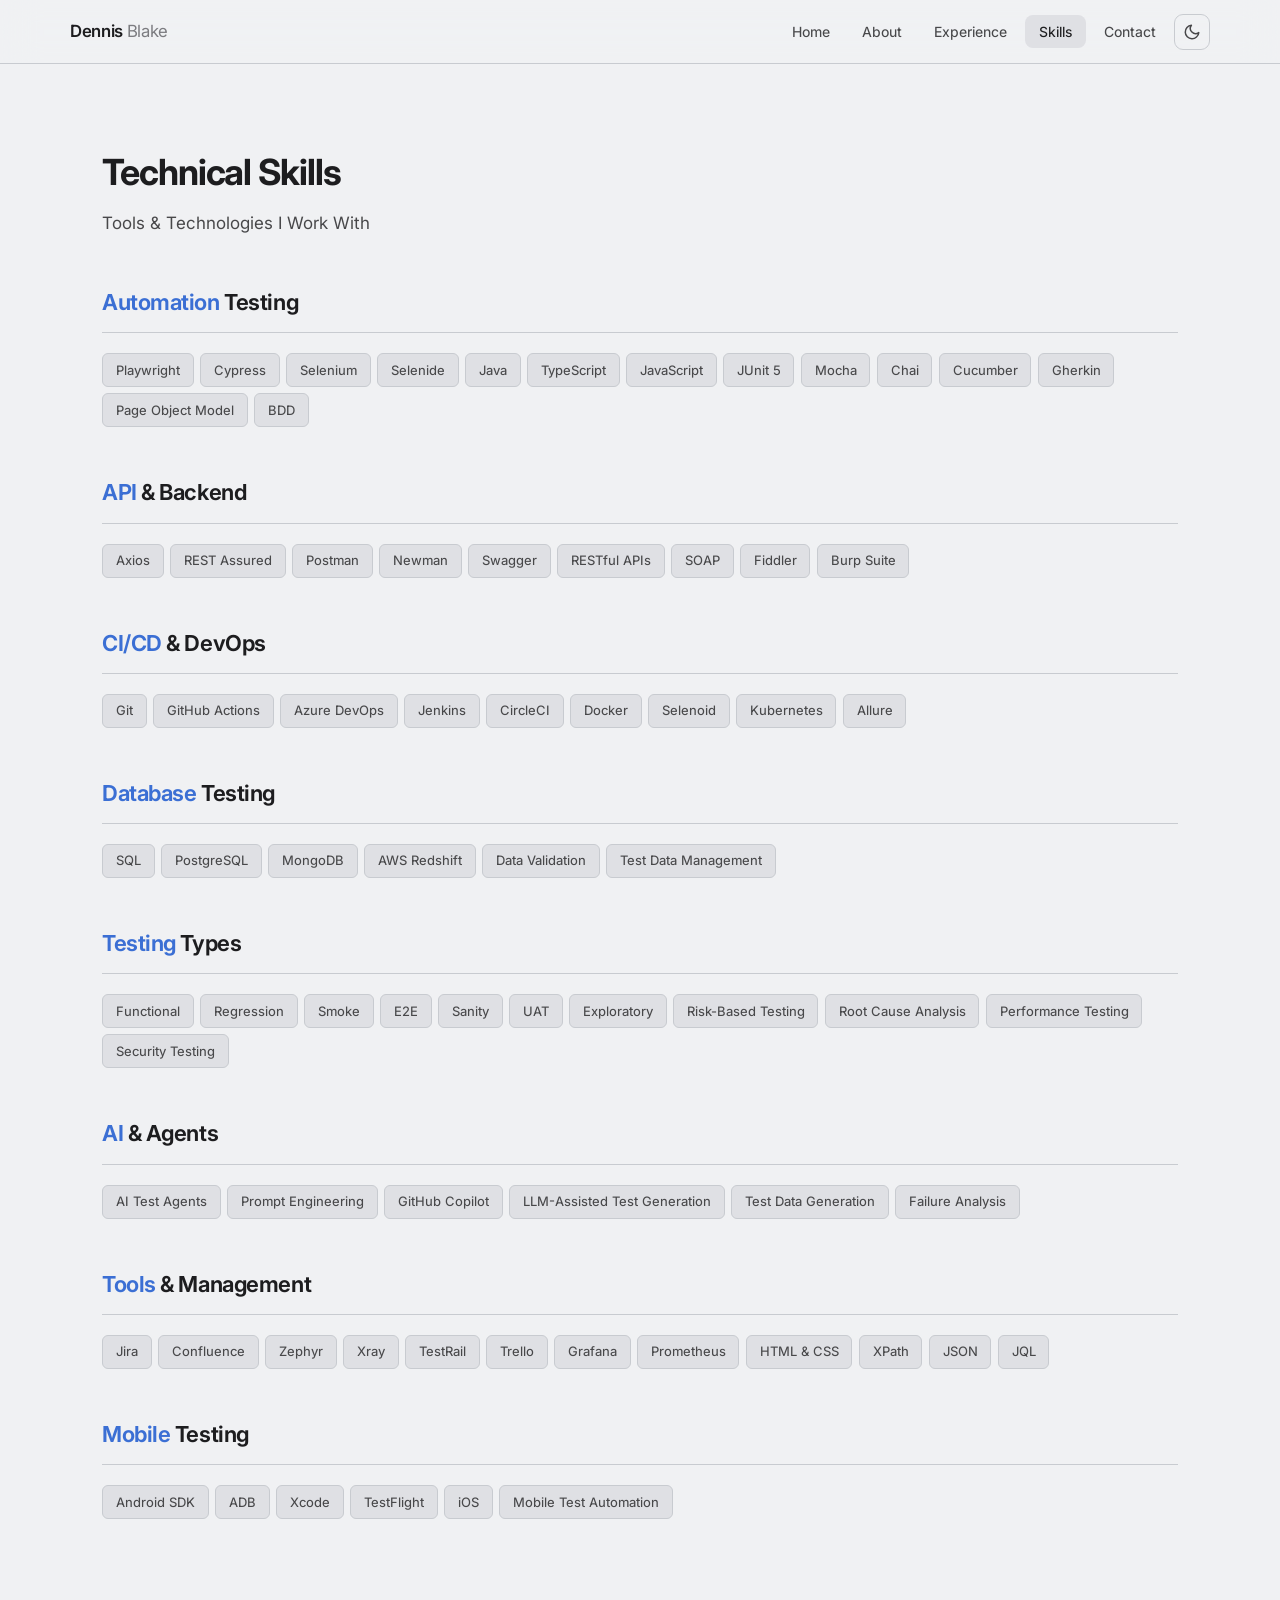
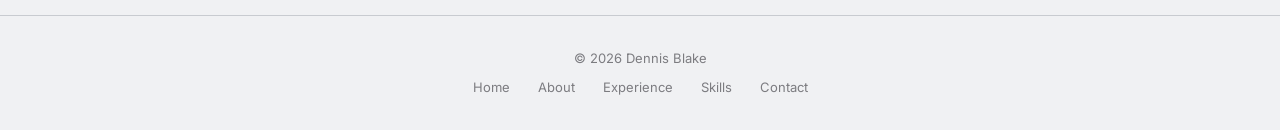
<file: skills/index.html>
<!doctype html>
<html lang="en">
  <head>
    <meta charset="UTF-8" />
    <meta name="viewport" content="width=device-width, initial-scale=1.0" />
    <title>Skills — Dennis Blake</title>
    <meta
      name="description"
      content="Technical skills of Dennis Blake — Playwright, Cypress, Selenium, CI/CD, and more."
    />
    <link rel="preconnect" href="https://fonts.googleapis.com" />
    <link rel="preconnect" href="https://fonts.gstatic.com" crossorigin />
    <link
      href="https://fonts.googleapis.com/css2?family=Inter:wght@400;450;500;550;600;650;700&display=swap"
      rel="stylesheet"
    />
    <link rel="icon" href="../assets/favicon.svg" type="image/svg+xml" />
    <script>
      (function () {
        try {
          var t = localStorage.getItem("theme");
          if (t === "dark" || t === "light")
            document.documentElement.setAttribute("data-theme", t);
        } catch (e) {}
      })();
    </script>
    <link rel="stylesheet" href="../css/style.css?v=20260903b" />
  </head>
  <body>
    <nav class="navbar">
      <div class="container">
        <a href="../" class="logo">Dennis <span>Blake</span></a>
        <div
          class="menu-toggle"
          aria-label="Toggle menu"
          role="button"
          tabindex="0"
        >
          <span></span><span></span><span></span>
        </div>
        <ul class="nav-links">
          <li><a href="../">Home</a></li>
          <li><a href="../about/">About</a></li>
          <li><a href="../experience/">Experience</a></li>
          <li><a href="../skills/" class="active">Skills</a></li>
          <li><a href="../contact/">Contact</a></li>
          <li>
            <button
              class="theme-toggle"
              type="button"
              aria-label="Toggle color theme"
            >
              <svg
                class="icon-moon"
                viewBox="0 0 24 24"
                fill="none"
                stroke="currentColor"
                stroke-width="2"
                stroke-linecap="round"
                stroke-linejoin="round"
              >
                <path d="M21 12.79A9 9 0 1 1 11.21 3 7 7 0 0 0 21 12.79z" />
              </svg>
              <svg
                class="icon-sun"
                viewBox="0 0 24 24"
                fill="none"
                stroke="currentColor"
                stroke-width="2"
                stroke-linecap="round"
                stroke-linejoin="round"
              >
                <circle cx="12" cy="12" r="4" />
                <path
                  d="M12 2v2M12 20v2M4.93 4.93l1.41 1.41M17.66 17.66l1.41 1.41M2 12h2M20 12h2M6.34 17.66l-1.41 1.41M19.07 4.93l-1.41 1.41"
                />
              </svg>
            </button>
          </li>
        </ul>
      </div>
    </nav>

    <main class="page-main">
      <section class="page-hero">
        <h1>Technical Skills</h1>
        <p class="tagline">Tools &amp; Technologies I Work With</p>
      </section>

      <section class="section">
        <h2><span>Automation</span> Testing</h2>
        <div class="skill-tags">
          <span class="skill-tag">Playwright</span>
          <span class="skill-tag">Cypress</span>
          <span class="skill-tag">Selenium</span>
          <span class="skill-tag">Selenide</span>
          <span class="skill-tag">Java</span>
          <span class="skill-tag">TypeScript</span>
          <span class="skill-tag">JavaScript</span>
          <span class="skill-tag">JUnit 5</span>
          <span class="skill-tag">Mocha</span>
          <span class="skill-tag">Chai</span>
          <span class="skill-tag">Cucumber</span>
          <span class="skill-tag">Gherkin</span>
          <span class="skill-tag">Page Object Model</span>
          <span class="skill-tag">BDD</span>
        </div>
      </section>

      <section class="section">
        <h2><span>API</span> &amp; Backend</h2>
        <div class="skill-tags">
          <span class="skill-tag">Axios</span>
          <span class="skill-tag">REST Assured</span>
          <span class="skill-tag">Postman</span>
          <span class="skill-tag">Newman</span>
          <span class="skill-tag">Swagger</span>
          <span class="skill-tag">RESTful APIs</span>
          <span class="skill-tag">SOAP</span>
          <span class="skill-tag">Fiddler</span>
          <span class="skill-tag">Burp Suite</span>
        </div>
      </section>

      <section class="section">
        <h2><span>CI/CD</span> &amp; DevOps</h2>
        <div class="skill-tags">
          <span class="skill-tag">Git</span>
          <span class="skill-tag">GitHub Actions</span>
          <span class="skill-tag">Azure DevOps</span>
          <span class="skill-tag">Jenkins</span>
          <span class="skill-tag">CircleCI</span>
          <span class="skill-tag">Docker</span>
          <span class="skill-tag">Selenoid</span>
          <span class="skill-tag">Kubernetes</span>
          <span class="skill-tag">Allure</span>
        </div>
      </section>

      <section class="section">
        <h2><span>Database</span> Testing</h2>
        <div class="skill-tags">
          <span class="skill-tag">SQL</span>
          <span class="skill-tag">PostgreSQL</span>
          <span class="skill-tag">MongoDB</span>
          <span class="skill-tag">AWS Redshift</span>
          <span class="skill-tag">Data Validation</span>
          <span class="skill-tag">Test Data Management</span>
        </div>
      </section>

      <section class="section">
        <h2><span>Testing</span> Types</h2>
        <div class="skill-tags">
          <span class="skill-tag">Functional</span>
          <span class="skill-tag">Regression</span>
          <span class="skill-tag">Smoke</span>
          <span class="skill-tag">E2E</span>
          <span class="skill-tag">Sanity</span>
          <span class="skill-tag">UAT</span>
          <span class="skill-tag">Exploratory</span>
          <span class="skill-tag">Risk-Based Testing</span>
          <span class="skill-tag">Root Cause Analysis</span>
          <span class="skill-tag">Performance Testing</span>
          <span class="skill-tag">Security Testing</span>
        </div>
      </section>

      <section class="section">
        <h2><span>AI</span> &amp; Agents</h2>
        <div class="skill-tags">
          <span class="skill-tag">AI Test Agents</span>
          <span class="skill-tag">Prompt Engineering</span>
          <span class="skill-tag">GitHub Copilot</span>
          <span class="skill-tag">LLM-Assisted Test Generation</span>
          <span class="skill-tag">Test Data Generation</span>
          <span class="skill-tag">Failure Analysis</span>
        </div>
      </section>

      <section class="section">
        <h2><span>Tools</span> &amp; Management</h2>
        <div class="skill-tags">
          <span class="skill-tag">Jira</span>
          <span class="skill-tag">Confluence</span>
          <span class="skill-tag">Zephyr</span>
          <span class="skill-tag">Xray</span>
          <span class="skill-tag">TestRail</span>
          <span class="skill-tag">Trello</span>
          <span class="skill-tag">Grafana</span>
          <span class="skill-tag">Prometheus</span>
          <span class="skill-tag">HTML &amp; CSS</span>
          <span class="skill-tag">XPath</span>
          <span class="skill-tag">JSON</span>
          <span class="skill-tag">JQL</span>
        </div>
      </section>

      <section class="section">
        <h2><span>Mobile</span> Testing</h2>
        <div class="skill-tags">
          <span class="skill-tag">Android SDK</span>
          <span class="skill-tag">ADB</span>
          <span class="skill-tag">Xcode</span>
          <span class="skill-tag">TestFlight</span>
          <span class="skill-tag">iOS</span>
          <span class="skill-tag">Mobile Test Automation</span>
        </div>
      </section>
    </main>

    <footer>
      <p>&copy; 2026 Dennis Blake</p>
      <div class="footer-links">
        <a href="../">Home</a>
        <a href="../about/">About</a>
        <a href="../experience/">Experience</a>
        <a href="../skills/">Skills</a>
        <a href="../contact/">Contact</a>
      </div>
    </footer>
    <script src="../js/main.js?v=20260903b" defer></script>
    <!-- Cloudflare Web Analytics -->
    <script
      defer
      src="https://static.cloudflareinsights.com/beacon.min.js"
      data-cf-beacon='{"token": "b1f46ae8decf4799a4e86631f6361833"}'
    ></script>
    <!-- End Cloudflare Web Analytics -->
  </body>
</html>
</file>
<file: css/style.css>
* {
  margin: 0;
  padding: 0;
  box-sizing: border-box;
}

:root {
  color-scheme: light dark;

  /* Light theme (default) */
  --bg: #f0f1f3;
  --bg-subtle: #e9eaed;
  --bg-muted: #dfe0e4;
  --border: #c8cbd0;
  --border-strong: #b4b8bf;
  --text: #1d1d1f;
  --text-secondary: #48484a;
  --text-muted: #7c7c80;
  --accent: #3b6fd4;
  --accent-hover: #2f5bb8;
  --accent-subtle: #e9f0fa;
  --success: #059669;
  --success-subtle: #e6f7ef;
  --surface: #f7f8f9;
  --nav-bg: rgba(240, 241, 243, 0.72);
  --glow: rgba(59, 111, 212, 0.16);
  --shadow-color: 220deg 24% 32%;

  --shadow-sm: 0 1px 2px hsl(var(--shadow-color) / 0.1);
  --shadow-md: 0 10px 24px -14px hsl(var(--shadow-color) / 0.28);
  --shadow-lg: 0 28px 56px -20px hsl(var(--shadow-color) / 0.32);

  --max-width: 1140px;

  /* Strong custom easings (built-in CSS easings are too weak) */
  --ease-out: cubic-bezier(0.23, 1, 0.32, 1);
  --ease-in-out: cubic-bezier(0.77, 0, 0.175, 1);
  --ease-spring: cubic-bezier(0.34, 1.56, 0.64, 1);
}

/* Dark theme */
:root[data-theme="dark"] {
  --bg: #0c0c0e;
  --bg-subtle: #141417;
  --bg-muted: #1d1d21;
  --border: #2a2a31;
  --border-strong: #3b3b45;
  --text: #f4f4f6;
  --text-secondary: #b2b2b9;
  --text-muted: #78787f;
  --accent: #5b8def;
  --accent-hover: #7ba4f4;
  --accent-subtle: #17233c;
  --success: #34d399;
  --success-subtle: #0f2a20;
  --surface: #151519;
  --nav-bg: rgba(12, 12, 14, 0.72);
  --glow: rgba(91, 141, 239, 0.22);
  --shadow-color: 220deg 50% 2%;
}

/* Follow the OS when the user has not chosen explicitly */
@media (prefers-color-scheme: dark) {
  :root:not([data-theme="light"]) {
    --bg: #0c0c0e;
    --bg-subtle: #141417;
    --bg-muted: #1d1d21;
    --border: #2a2a31;
    --border-strong: #3b3b45;
    --text: #f4f4f6;
    --text-secondary: #b2b2b9;
    --text-muted: #78787f;
    --accent: #5b8def;
    --accent-hover: #7ba4f4;
    --accent-subtle: #17233c;
    --success: #34d399;
    --success-subtle: #0f2a20;
    --surface: #151519;
    --nav-bg: rgba(12, 12, 14, 0.72);
    --glow: rgba(91, 141, 239, 0.22);
    --shadow-color: 220deg 50% 2%;
  }
}

html {
  scroll-behavior: smooth;
  -webkit-font-smoothing: antialiased;
  -moz-osx-font-smoothing: grayscale;
}

body {
  font-family:
    "Inter",
    -apple-system,
    BlinkMacSystemFont,
    "Segoe UI",
    system-ui,
    sans-serif;
  background-color: var(--bg);
  color: var(--text);
  line-height: 1.6;
  font-size: 16px;
  transition:
    background-color 0.4s var(--ease-out),
    color 0.4s var(--ease-out);
}

::selection {
  background: var(--accent);
  color: #fff;
}

:focus-visible {
  outline: 2px solid var(--accent);
  outline-offset: 2px;
  border-radius: 4px;
}

a {
  color: var(--accent);
  text-decoration: none;
  transition: color 0.2s var(--ease-out);
}

a:hover {
  color: var(--accent-hover);
}

img {
  max-width: 100%;
}

/* ── Navigation ── */

.navbar {
  background: var(--nav-bg);
  backdrop-filter: blur(18px) saturate(180%);
  -webkit-backdrop-filter: blur(18px) saturate(180%);
  border-bottom: 1px solid var(--border);
  padding: 0 2rem;
  position: sticky;
  top: 0;
  z-index: 100;
  height: 64px;
  transition:
    background-color 0.4s var(--ease-out),
    border-color 0.4s var(--ease-out);
}

.navbar .container {
  max-width: var(--max-width);
  margin: 0 auto;
  display: flex;
  justify-content: space-between;
  align-items: center;
  height: 100%;
}

.navbar .logo {
  font-size: 1.05rem;
  font-weight: 600;
  color: var(--text);
  letter-spacing: -0.02em;
}

.navbar .logo span {
  color: var(--text-muted);
  font-weight: 400;
}

.nav-links {
  list-style: none;
  display: flex;
  gap: 0.25rem;
  align-items: center;
}

.nav-links a {
  color: var(--text-secondary);
  font-size: 0.875rem;
  font-weight: 450;
  padding: 0.5rem 0.875rem;
  border-radius: 8px;
  transition:
    color 0.2s ease,
    background 0.2s ease;
}

.nav-links a:hover,
.nav-links a.active {
  color: var(--text);
  background: var(--bg-muted);
}

.nav-links .btn-primary {
  color: #fff;
  background: var(--accent);
}

.nav-links .btn-primary:hover {
  color: #fff;
  background: var(--accent-hover);
}

.menu-toggle {
  display: none;
  flex-direction: column;
  gap: 4px;
  cursor: pointer;
  padding: 8px;
  border-radius: 8px;
  transition: background 0.2s;
}

.menu-toggle:hover {
  background: var(--bg-muted);
}

.menu-toggle span {
  display: block;
  width: 20px;
  height: 2px;
  background: var(--text);
  border-radius: 1px;
  transition:
    transform 0.25s var(--ease-out),
    opacity 0.2s var(--ease-out);
}

.menu-toggle.active span:nth-child(1) {
  transform: translateY(6px) rotate(45deg);
}

.menu-toggle.active span:nth-child(2) {
  opacity: 0;
}

.menu-toggle.active span:nth-child(3) {
  transform: translateY(-6px) rotate(-45deg);
}

/* ── Layout ── */

main {
  width: 100%;
}

.container-page {
  max-width: var(--max-width);
  margin: 0 auto;
  padding: 0 2rem;
}

.section {
  padding: 5rem 0;
}

.section--alt {
  background: var(--bg-subtle);
}

.section--border {
  border-top: 1px solid var(--border);
}

.section-label {
  font-size: 0.8125rem;
  font-weight: 600;
  text-transform: uppercase;
  letter-spacing: 0.08em;
  color: var(--accent);
  margin-bottom: 0.75rem;
}

.section-title {
  font-size: clamp(1.75rem, 1.3rem + 1.9vw, 2.25rem);
  font-weight: 700;
  letter-spacing: -0.03em;
  line-height: 1.2;
  color: var(--text);
  margin-bottom: 1rem;
}

.section-subtitle {
  font-size: 1.125rem;
  color: var(--text-secondary);
  line-height: 1.7;
  max-width: 640px;
}

.section-header {
  margin-bottom: 3rem;
}

/* ── Hero ── */

.hero {
  padding: 6rem 0 5rem;
  text-align: left;
  position: relative;
  overflow: hidden;
}

/* Soft ambient light for depth (apple-design: materials & depth) */
.hero::before {
  content: "";
  position: absolute;
  top: -20%;
  right: -5%;
  width: 55vw;
  max-width: 720px;
  aspect-ratio: 1;
  background: radial-gradient(circle, var(--glow), transparent 62%);
  pointer-events: none;
  z-index: 0;
}

.hero-inner {
  max-width: var(--max-width);
  margin: 0 auto;
  padding: 0 2rem;
  display: grid;
  grid-template-columns: minmax(0, 1.08fr) minmax(0, 0.92fr);
  gap: 3rem;
  align-items: center;
  position: relative;
  z-index: 1;
}

.hero-content {
  max-width: 580px;
}

.hero-badge {
  display: inline-flex;
  align-items: center;
  gap: 0.5rem;
  background: var(--success-subtle);
  color: var(--success);
  font-size: 0.8125rem;
  font-weight: 600;
  padding: 0.375rem 1rem;
  border-radius: 100px;
  margin-bottom: 1.5rem;
  border: 1px solid color-mix(in srgb, var(--success) 22%, transparent);
}

.hero-badge::before {
  content: "";
  width: 6px;
  height: 6px;
  background: var(--success);
  border-radius: 50%;
  flex-shrink: 0;
  --pulse-color: color-mix(in srgb, var(--success) 50%, transparent);
  animation: node-pulse 2.4s var(--ease-out) infinite;
}

.hero h1 {
  font-size: clamp(2.25rem, 1.4rem + 3.6vw, 3.4rem);
  font-weight: 700;
  letter-spacing: -0.04em;
  line-height: 1.08;
  color: var(--text);
  margin-bottom: 1.25rem;
}

.hero h1 .text-muted {
  color: var(--text-muted);
}

.hero-description {
  font-size: 1.2rem;
  color: var(--text-secondary);
  line-height: 1.7;
  margin-bottom: 1.5rem;
  max-width: 480px;
}

.hero-stack {
  display: flex;
  flex-wrap: wrap;
  gap: 0.5rem;
  margin-bottom: 1rem;
}

.hero-stack span {
  font-size: 0.8125rem;
  font-weight: 500;
  color: var(--text-secondary);
  background: var(--bg-muted);
  padding: 0.35rem 0.85rem;
  border-radius: 6px;
  border: 1px solid var(--border);
}

.auth-chip {
  display: inline-flex;
  align-items: center;
  gap: 0.75rem;
  padding: 0.7rem 1.05rem 0.7rem 0.85rem;
  border-radius: 12px;
  background: var(--accent-subtle);
  border: 1px solid color-mix(in srgb, var(--accent) 28%, transparent);
  box-shadow:
    var(--shadow-sm),
    inset 0 0 0 1px color-mix(in srgb, var(--accent) 8%, transparent);
  margin-bottom: 1.75rem;
  transition:
    transform 0.25s var(--ease-out),
    box-shadow 0.25s var(--ease-out),
    border-color 0.25s var(--ease-out);
}

.auth-chip:hover {
  transform: translateY(-2px);
  border-color: color-mix(in srgb, var(--accent) 45%, transparent);
  box-shadow: var(--shadow-md);
}

.auth-chip-icon {
  display: inline-flex;
  align-items: center;
  justify-content: center;
  width: 34px;
  height: 34px;
  border-radius: 9px;
  color: #fff;
  background: var(--accent);
  flex-shrink: 0;
}

.auth-chip-icon svg {
  width: 20px;
  height: 20px;
}

.auth-chip-text {
  display: flex;
  flex-direction: column;
  line-height: 1.3;
}

.auth-chip-text strong {
  font-size: 0.9375rem;
  font-weight: 650;
  letter-spacing: -0.01em;
  color: var(--text);
}

.auth-chip-text span {
  font-size: 0.8125rem;
  color: var(--text-secondary);
}

.hero-actions {
  display: flex;
  gap: 0.75rem;
  flex-wrap: wrap;
}

.hero-photo-wrapper {
  display: flex;
  justify-content: flex-end;
  align-items: center;
  position: relative;
}

.hero-photo-wrapper::after {
  content: "";
  position: absolute;
  inset: 6% 4% -6% 12%;
  background: radial-gradient(ellipse at center, var(--glow), transparent 70%);
  filter: blur(30px);
  z-index: -1;
  pointer-events: none;
}

.hero-photo {
  width: 100%;
  max-width: 340px;
  aspect-ratio: 4 / 5;
  height: auto;
  border-radius: 24px;
  object-fit: cover;
  object-position: center 12%;
  border: 1px solid var(--border);
  box-shadow: var(--shadow-lg);
  transition:
    transform 0.4s var(--ease-out),
    box-shadow 0.4s var(--ease-out);
}

.hero-photo:hover {
  transform: translateY(-4px);
  box-shadow:
    var(--shadow-lg),
    0 0 0 1px var(--border-strong);
}

/* ── Buttons ── */

.btn {
  display: inline-flex;
  align-items: center;
  justify-content: center;
  gap: 0.5rem;
  padding: 0.75rem 1.5rem;
  border-radius: 10px;
  font-weight: 550;
  font-size: 0.9375rem;
  transition:
    background 0.2s var(--ease-out),
    border-color 0.2s var(--ease-out),
    color 0.2s var(--ease-out),
    box-shadow 0.2s var(--ease-out),
    transform 0.14s var(--ease-out);
  cursor: pointer;
  border: none;
  text-decoration: none;
  line-height: 1;
}

.btn:active {
  transform: scale(0.97);
}

.btn-primary {
  background: var(--accent);
  color: #fff;
}

.btn-primary:hover {
  background: var(--accent-hover);
  color: #fff;
  box-shadow: 0 6px 16px -6px rgba(59, 111, 212, 0.5);
}

.btn-secondary {
  background: var(--bg);
  color: var(--text);
  border: 1px solid var(--border);
}

.btn-secondary:hover {
  background: var(--bg-subtle);
  color: var(--text);
  border-color: #d1d5db;
}

.btn-outline {
  border: 1px solid var(--border);
  color: var(--text);
  background: transparent;
}

.btn-outline:hover {
  background: var(--bg-muted);
  color: var(--text);
  border-color: #d1d5db;
}

.btn-nav {
  background: var(--accent-subtle);
  color: var(--accent);
  border: 1px solid var(--accent);
}

.btn-nav:hover {
  background: var(--accent);
  color: #fff;
}

/* ── Metrics ── */

.metrics-grid {
  display: grid;
  grid-template-columns: repeat(5, 1fr);
  gap: 1px;
  background: var(--border);
  border: 1px solid var(--border);
  border-radius: 16px;
  overflow: hidden;
}

.metric-card {
  background: var(--surface);
  padding: 2rem 1.5rem;
  text-align: center;
  transition: background 0.25s var(--ease-out);
}

.metric-card:hover {
  background: var(--bg);
}

.metric-value {
  font-size: 2.5rem;
  font-weight: 700;
  letter-spacing: -0.04em;
  color: var(--text);
  line-height: 1;
  margin-bottom: 0.5rem;
}

.metric-label {
  font-size: 0.875rem;
  color: var(--text-secondary);
  font-weight: 450;
  line-height: 1.4;
}

/* ── Skills ── */

.skills-grid {
  display: grid;
  grid-template-columns: repeat(3, 1fr);
  gap: 1rem;
}

.skill-group {
  background: var(--surface);
  border: 1px solid var(--border);
  border-radius: 12px;
  padding: 1.5rem;
  transition:
    border-color 0.25s var(--ease-out),
    transform 0.25s var(--ease-out),
    box-shadow 0.25s var(--ease-out);
}

.skill-group:hover {
  border-color: #d1d5db;
  transform: translateY(-2px);
  box-shadow: 0 8px 20px -12px rgba(0, 0, 0, 0.15);
}

.skill-group-title {
  font-size: 0.9375rem;
  font-weight: 600;
  color: var(--text);
  margin-bottom: 0.75rem;
}

.skill-group-items {
  font-size: 0.875rem;
  color: var(--text-secondary);
  line-height: 1.8;
}

/* ── Projects ── */

.projects-grid {
  display: grid;
  grid-template-columns: repeat(2, 1fr);
  gap: 1.25rem;
}

.project-card {
  background: var(--surface);
  border: 1px solid var(--border);
  border-radius: 14px;
  padding: 2rem;
  transition:
    border-color 0.25s var(--ease-out),
    box-shadow 0.25s var(--ease-out),
    transform 0.25s var(--ease-out);
}

.project-card:hover {
  border-color: #d1d5db;
  transform: translateY(-3px);
  box-shadow: 0 12px 28px -12px rgba(0, 0, 0, 0.14);
}

.project-card:active {
  transform: translateY(-1px) scale(0.995);
}

.project-company {
  font-size: 0.8125rem;
  font-weight: 500;
  color: var(--text-muted);
  margin-bottom: 0.5rem;
}

.project-title {
  font-size: 1.125rem;
  font-weight: 650;
  color: var(--text);
  margin-bottom: 0.75rem;
  line-height: 1.3;
}

.project-description {
  font-size: 0.9375rem;
  color: var(--text-secondary);
  line-height: 1.65;
  margin-bottom: 1.25rem;
}

.project-impact {
  display: flex;
  flex-wrap: wrap;
  gap: 0.5rem;
  margin-bottom: 1rem;
}

.project-impact-tag {
  font-size: 0.75rem;
  font-weight: 600;
  color: var(--accent);
  background: var(--accent-subtle);
  padding: 0.3rem 0.65rem;
  border-radius: 6px;
}

.project-tech {
  display: flex;
  flex-wrap: wrap;
  gap: 0.375rem;
}

.project-tech span {
  font-size: 0.75rem;
  font-weight: 450;
  color: var(--text-muted);
  background: var(--bg-muted);
  padding: 0.25rem 0.6rem;
  border-radius: 4px;
}

/* ── Experience timeline ── */

.timeline {
  position: relative;
  max-width: 800px;
}

.timeline::before {
  content: "";
  position: absolute;
  left: 0;
  top: 8px;
  bottom: 0;
  width: 1px;
  background: var(--border);
}

.timeline-item {
  position: relative;
  padding-left: 2rem;
  padding-bottom: 2.5rem;
}

.timeline-item:last-child {
  padding-bottom: 0;
}

.timeline-item::before {
  content: "";
  position: absolute;
  left: -3px;
  top: 8px;
  width: 7px;
  height: 7px;
  border-radius: 50%;
  background: var(--border);
  border: 2px solid var(--bg-subtle);
}

.timeline-item:first-child::before {
  background: var(--accent);
}

.timeline-role {
  font-size: 1rem;
  font-weight: 600;
  color: var(--text);
  margin-bottom: 0.125rem;
}

.timeline-company {
  font-size: 0.9375rem;
  color: var(--text-secondary);
  margin-bottom: 0.125rem;
}

.timeline-date {
  font-size: 0.8125rem;
  color: var(--text-muted);
  margin-bottom: 0.75rem;
}

.timeline-highlights {
  list-style: none;
  padding: 0;
}

.timeline-highlights li {
  position: relative;
  padding-left: 1rem;
  font-size: 0.875rem;
  color: var(--text-secondary);
  line-height: 1.65;
  padding-top: 0.2rem;
  padding-bottom: 0.2rem;
}

.timeline-highlights li::before {
  content: "";
  position: absolute;
  left: 0;
  top: 0.65em;
  width: 4px;
  height: 4px;
  border-radius: 50%;
  background: var(--text-muted);
}

/* ── Contact / CTA ── */

.cta-section {
  text-align: center;
  padding: 6rem 0;
}

.cta-title {
  font-size: 2.5rem;
  font-weight: 700;
  letter-spacing: -0.04em;
  color: var(--text);
  margin-bottom: 1rem;
}

.cta-subtitle {
  font-size: 1.125rem;
  color: var(--text-secondary);
  max-width: 480px;
  margin: 0 auto 2rem;
  line-height: 1.6;
}

.cta-links {
  display: flex;
  justify-content: center;
  gap: 0.75rem;
  flex-wrap: wrap;
  margin-bottom: 2rem;
}

.cta-detail {
  font-size: 0.875rem;
  color: var(--text-muted);
}

.cta-detail a {
  color: var(--text-secondary);
  text-decoration: underline;
  text-underline-offset: 2px;
}

/* ── Footer ── */

footer {
  border-top: 1px solid var(--border);
  padding: 2rem;
  text-align: center;
  color: var(--text-muted);
  font-size: 0.8125rem;
}

footer .footer-links {
  margin-top: 0.5rem;
}

footer .footer-links a {
  color: var(--text-muted);
  margin: 0 0.75rem;
  font-size: 0.8125rem;
  transition: color 0.2s;
}

footer .footer-links a:hover {
  color: var(--text);
}

/* ── Subpage compatibility ── */

.page-main {
  max-width: var(--max-width);
  margin: 0 auto;
  padding: 3rem 2rem;
  min-height: calc(100vh - 64px - 100px);
}

.page-hero {
  padding: 2rem 0 3rem;
}

.page-hero h1 {
  font-size: 2.25rem;
  font-weight: 700;
  letter-spacing: -0.03em;
  color: var(--text);
  margin-bottom: 0.5rem;
}

.page-hero .tagline {
  font-size: 1.0625rem;
  color: var(--text-secondary);
  font-weight: 400;
}

.card {
  background: var(--surface);
  border: 1px solid var(--border);
  border-radius: 12px;
  padding: 1.75rem;
  margin-bottom: 1.25rem;
  transition:
    border-color 0.25s var(--ease-out),
    transform 0.25s var(--ease-out),
    box-shadow 0.25s var(--ease-out);
}

.card:hover {
  border-color: #d1d5db;
  transform: translateY(-2px);
  box-shadow: 0 8px 20px -12px rgba(0, 0, 0, 0.15);
}

.card h3 {
  font-size: 1.0625rem;
  font-weight: 600;
  color: var(--text);
  margin-bottom: 0.25rem;
}

.card .subtitle {
  color: var(--text-secondary);
  font-size: 0.9375rem;
  font-weight: 450;
  margin-bottom: 0.125rem;
}

.card .date {
  color: var(--text-muted);
  font-size: 0.8125rem;
  margin-bottom: 0.875rem;
}

.card ul {
  list-style: none;
  padding: 0;
}

.card ul li {
  padding: 0.25rem 0;
  padding-left: 1rem;
  position: relative;
  color: var(--text-secondary);
  font-size: 0.875rem;
  line-height: 1.65;
}

.card ul li::before {
  content: "";
  position: absolute;
  left: 0;
  top: 0.65em;
  width: 4px;
  height: 4px;
  border-radius: 50%;
  background: var(--text-muted);
}

.summary-text {
  font-size: 1rem;
  color: var(--text-secondary);
  line-height: 1.75;
  max-width: 680px;
}

.achievements {
  display: grid;
  grid-template-columns: repeat(auto-fit, minmax(280px, 1fr));
  gap: 0.875rem;
}

.achievement-item {
  background: var(--surface);
  border: 1px solid var(--border);
  border-radius: 10px;
  padding: 1.25rem;
  border-left: 3px solid var(--accent);
}

.achievement-item p {
  color: var(--text-secondary);
  font-size: 0.875rem;
  line-height: 1.6;
}

.achievement-item strong {
  color: var(--text);
}

.skill-tags {
  display: flex;
  flex-wrap: wrap;
  gap: 0.4rem;
}

.skill-tag {
  background: var(--bg-muted);
  color: var(--text-secondary);
  padding: 0.35rem 0.8rem;
  border-radius: 6px;
  font-size: 0.8125rem;
  border: 1px solid var(--border);
  font-weight: 450;
  transition:
    border-color 0.2s var(--ease-out),
    transform 0.2s var(--ease-out);
}

.skill-tag:hover {
  border-color: #d1d5db;
  transform: translateY(-1px);
}

.contact-info {
  display: grid;
  grid-template-columns: repeat(auto-fit, minmax(250px, 1fr));
  gap: 1rem;
  margin-bottom: 2rem;
}

.contact-item {
  background: var(--surface);
  border: 1px solid var(--border);
  border-radius: 12px;
  padding: 1.5rem;
  text-align: center;
  transition:
    border-color 0.25s var(--ease-out),
    transform 0.25s var(--ease-out),
    box-shadow 0.25s var(--ease-out);
}

.contact-item:hover {
  border-color: #d1d5db;
  transform: translateY(-2px);
  box-shadow: 0 8px 20px -12px rgba(0, 0, 0, 0.15);
}

.contact-item .icon {
  font-size: 1.5rem;
  margin-bottom: 0.5rem;
}

.contact-item h3 {
  font-size: 0.9375rem;
  font-weight: 600;
  color: var(--text);
  margin-bottom: 0.25rem;
}

.contact-item p,
.contact-item a {
  color: var(--text-secondary);
  font-size: 0.875rem;
}

.page-main .section {
  padding: 0;
  margin-bottom: 3rem;
}

.page-main .section h2 {
  font-size: 1.375rem;
  font-weight: 650;
  letter-spacing: -0.02em;
  margin-bottom: 1.25rem;
  padding-bottom: 0.75rem;
  border-bottom: 1px solid var(--border);
  color: var(--text);
}

.page-main .section h2 span {
  color: var(--accent);
}

/* ── Responsive ── */

@media (max-width: 1024px) {
  .hero-inner {
    grid-template-columns: 1fr;
    gap: 2.5rem;
  }

  .hero-photo-wrapper {
    order: -1;
    justify-content: flex-start;
  }

  .hero-photo {
    width: 240px;
    max-width: 240px;
    height: auto;
    border-radius: 22px;
  }

  .skills-grid {
    grid-template-columns: repeat(2, 1fr);
  }

  .projects-grid {
    grid-template-columns: 1fr;
  }

  .metrics-grid {
    grid-template-columns: repeat(2, 1fr);
  }

  /* Odd last metric fills the row instead of leaving an empty cell */
  .metrics-grid .metric-card:last-child:nth-child(odd) {
    grid-column: 1 / -1;
  }
}

@media (max-width: 768px) {
  .menu-toggle {
    display: flex;
  }

  .nav-links {
    display: none;
    position: absolute;
    top: 100%;
    left: 0;
    right: 0;
    background: var(--nav-bg);
    backdrop-filter: blur(18px) saturate(180%);
    -webkit-backdrop-filter: blur(18px) saturate(180%);
    flex-direction: column;
    padding: 0.75rem 1rem;
    gap: 0.25rem;
    border-bottom: 1px solid var(--border);
  }

  .nav-links.active {
    display: flex;
  }

  .nav-links a {
    padding: 0.625rem 0.875rem;
    width: 100%;
  }

  .navbar .container {
    position: relative;
  }

  .hero {
    padding: 3rem 0 3rem;
  }

  .hero h1 {
    font-size: 2.25rem;
  }

  .hero-description {
    font-size: 1.0625rem;
  }

  .hero-inner {
    padding: 0 1.25rem;
  }

  .hero-photo {
    width: 200px;
    max-width: 200px;
    height: auto;
  }

  .section {
    padding: 3rem 0;
  }

  .section-title {
    font-size: 1.625rem;
  }

  .container-page {
    padding: 0 1.25rem;
  }

  .metrics-grid {
    border-radius: 12px;
  }

  .metric-value {
    font-size: 2rem;
  }

  .metric-card {
    padding: 1.5rem 1rem;
  }

  .skills-grid {
    grid-template-columns: 1fr;
  }

  .cta-title {
    font-size: 1.75rem;
  }

  .cta-section {
    padding: 4rem 0;
  }

  .page-main {
    padding: 2rem 1.25rem;
  }

  .achievements {
    grid-template-columns: 1fr;
  }
}

@media (max-width: 480px) {
  .hero h1 {
    font-size: 1.875rem;
  }

  .hero-actions {
    flex-direction: column;
  }

  .hero-actions .btn {
    width: 100%;
  }
}

/* ── Theme & elevation refinements ── */

.skill-group:hover,
.card:hover,
.contact-item:hover {
  box-shadow: var(--shadow-md);
}

.project-card:hover {
  box-shadow: var(--shadow-lg);
}

:root[data-theme="dark"] .btn-secondary:hover,
:root[data-theme="dark"] .btn-outline:hover,
:root[data-theme="dark"] .skill-group:hover,
:root[data-theme="dark"] .project-card:hover,
:root[data-theme="dark"] .card:hover,
:root[data-theme="dark"] .contact-item:hover,
:root[data-theme="dark"] .skill-tag:hover {
  border-color: var(--border-strong);
}

/* Theme toggle button */
.theme-toggle {
  display: inline-flex;
  align-items: center;
  justify-content: center;
  width: 36px;
  height: 36px;
  border-radius: 9px;
  border: 1px solid var(--border);
  background: transparent;
  color: var(--text-secondary);
  cursor: pointer;
  flex-shrink: 0;
  transition:
    background 0.2s var(--ease-out),
    color 0.2s var(--ease-out),
    border-color 0.2s var(--ease-out),
    transform 0.14s var(--ease-out);
}

.theme-toggle:hover {
  background: var(--bg-muted);
  color: var(--text);
  border-color: var(--border-strong);
}

.theme-toggle:active {
  transform: scale(0.92);
}

.theme-toggle svg {
  width: 18px;
  height: 18px;
}

.theme-toggle .icon-sun {
  display: none;
}
.theme-toggle .icon-moon {
  display: block;
}

:root[data-theme="dark"] .theme-toggle .icon-sun {
  display: block;
}
:root[data-theme="dark"] .theme-toggle .icon-moon {
  display: none;
}

@media (prefers-color-scheme: dark) {
  :root:not([data-theme="light"]) .theme-toggle .icon-sun {
    display: block;
  }
  :root:not([data-theme="light"]) .theme-toggle .icon-moon {
    display: none;
  }
}

/* ── Motion: scroll reveal ── */

.js .reveal {
  opacity: 0;
  transform: translateY(18px);
  transition:
    opacity 0.6s var(--ease-out),
    transform 0.6s var(--ease-out);
  will-change: opacity, transform;
}

.js .reveal.is-visible {
  opacity: 1;
  transform: none;
}

/* ── Motion: hero entrance (rare, first-time delight) ── */

.js .hero-content > *,
.js .hero-photo-wrapper {
  opacity: 0;
  transform: translateY(14px);
  animation: hero-in 0.7s var(--ease-out) forwards;
}

.js .hero-content > *:nth-child(1) {
  animation-delay: 0.05s;
}
.js .hero-content > *:nth-child(2) {
  animation-delay: 0.12s;
}
.js .hero-content > *:nth-child(3) {
  animation-delay: 0.19s;
}
.js .hero-content > *:nth-child(4) {
  animation-delay: 0.26s;
}
.js .hero-content > *:nth-child(5) {
  animation-delay: 0.33s;
}
.js .hero-content > *:nth-child(6) {
  animation-delay: 0.4s;
}
.js .hero-photo-wrapper {
  animation-delay: 0.2s;
}

@keyframes hero-in {
  to {
    opacity: 1;
    transform: none;
  }
}

/* Active timeline node gently pulses to draw the eye to "now" */
.timeline-item:first-child::before {
  --pulse-color: color-mix(in srgb, var(--accent) 40%, transparent);
  box-shadow: 0 0 0 0 var(--pulse-color);
  animation: node-pulse 2.4s var(--ease-out) infinite;
}

@keyframes node-pulse {
  0% {
    box-shadow: 0 0 0 0 var(--pulse-color);
  }
  70% {
    box-shadow: 0 0 0 7px transparent;
  }
  100% {
    box-shadow: 0 0 0 0 transparent;
  }
}

/* ── Accessibility: honor reduced-motion ── */

@media (prefers-reduced-motion: reduce) {
  html {
    scroll-behavior: auto;
  }

  .js .reveal,
  .js .hero-content > *,
  .js .hero-photo-wrapper {
    opacity: 1;
    transform: none;
    animation: none;
  }

  .timeline-item:first-child::before {
    animation: none;
  }

  *,
  *::before,
  *::after {
    transition-duration: 0.01ms !important;
    animation-duration: 0.01ms !important;
    animation-iteration-count: 1 !important;
  }
}
</file>
